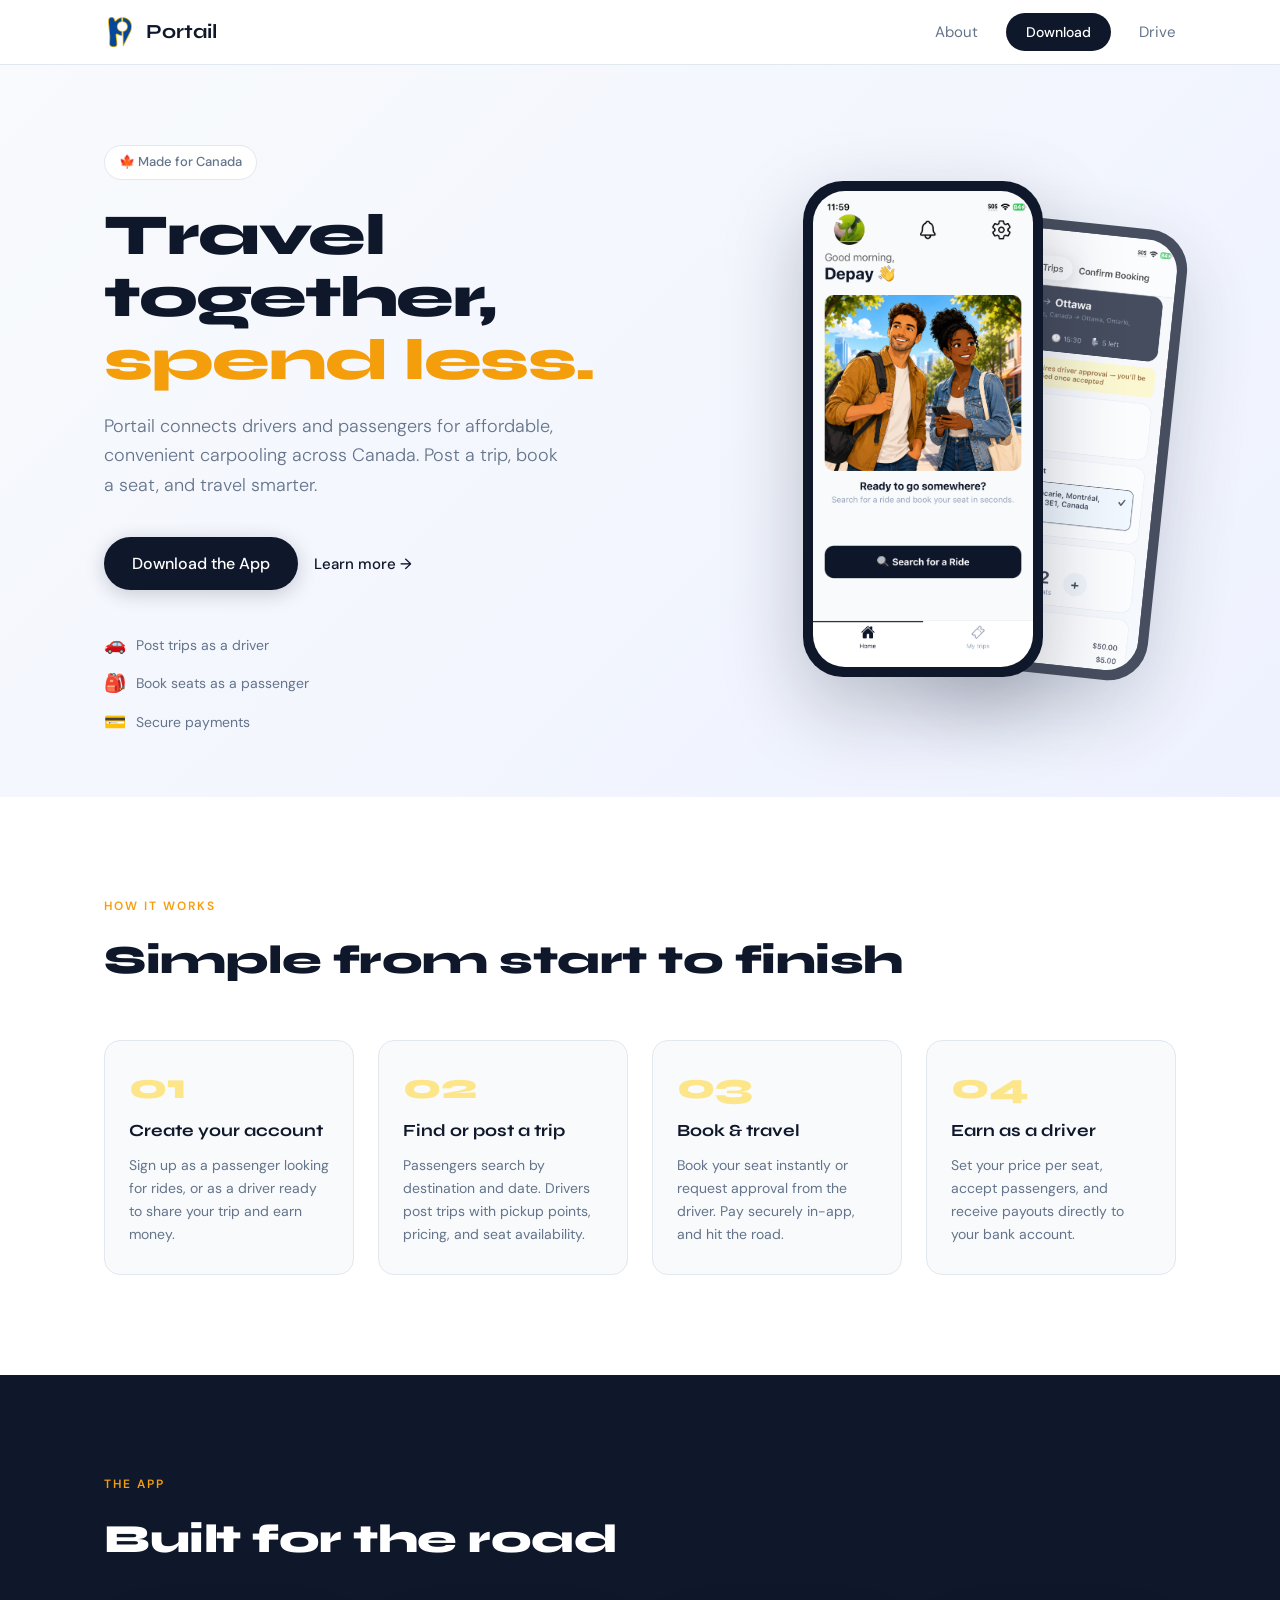
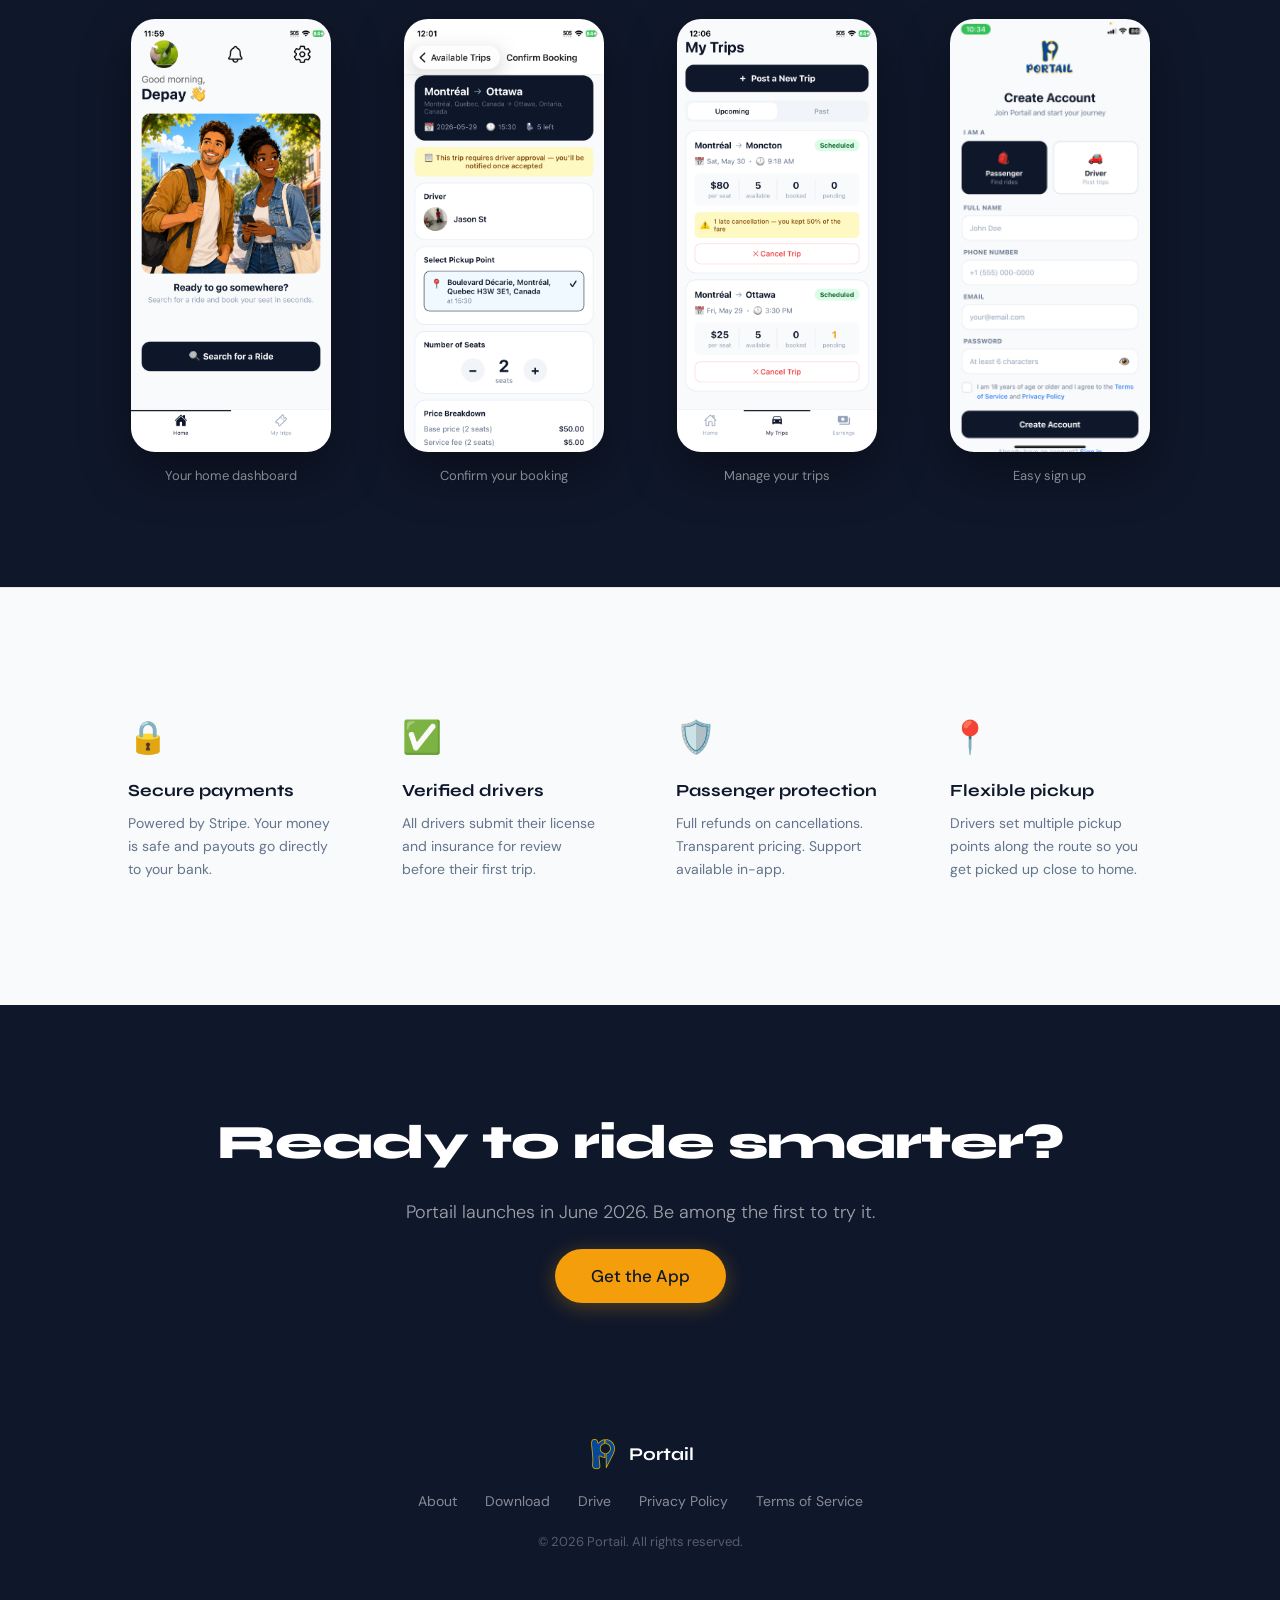
<file: index.html>
<!DOCTYPE html>
<html lang="en">
<head>
  <!-- Google tag (gtag.js) -->
<script async src="https://www.googletagmanager.com/gtag/js?id=G-FDJCVKMTHC"></script>
<script>
  window.dataLayer = window.dataLayer || [];
  function gtag(){dataLayer.push(arguments);}
  gtag('js', new Date());

  gtag('config', 'G-FDJCVKMTHC');
</script>
  <meta charset="UTF-8" />
  <meta name="viewport" content="width=device-width, initial-scale=1.0" />
  <title>Portail — Carpooling Made Simple</title>
  <meta name="description" content="Portail connects drivers and passengers for affordable, convenient carpooling across Canada. Post a trip, book a seat, and travel smarter." />
  <link rel="icon" type="image/png" href="/favicon.png" />
  <link rel="preconnect" href="https://fonts.googleapis.com" />
  <link rel="preconnect" href="https://fonts.gstatic.com" crossorigin />
  <link href="https://fonts.googleapis.com/css2?family=Syne:wght@400;600;700;800&family=DM+Sans:ital,opsz,wght@0,9..40,300;0,9..40,400;0,9..40,500;1,9..40,300&display=swap" rel="stylesheet" />
  <link rel="stylesheet" href="styles.css" />
</head>
<body>

  <!-- NAV -->
  <nav class="nav">
    <div class="nav-inner">
      <a href="index.html" class="nav-logo">
        <img src="logo.png" alt="Portail" class="nav-logo-img" />
        <span>Portail</span>
      </a>
      <div class="nav-links">
        <a href="about.html">About</a>
        <a href="download.html" class="btn-nav">Download</a>
        <a href="drivers.html">Drive</a>
      </div>
    </div>
  </nav>

  <!-- HERO -->
  <section class="hero">
    <div class="hero-inner">
      <div class="hero-text">
        <div class="hero-badge">🍁 Made for Canada</div>
        <h1>Travel together,<br /><span class="accent">spend less.</span></h1>
        <p class="hero-sub">Portail connects drivers and passengers for affordable, convenient carpooling across Canada. Post a trip, book a seat, and travel smarter.</p>
        <div class="hero-cta">
          <a href="download.html" class="btn-primary">Download the App</a>
          <a href="about.html" class="btn-ghost">Learn more →</a>
        </div>
        <div class="hero-badges">
          <div class="badge-item">
            <span class="badge-icon">🚗</span>
            <span>Post trips as a driver</span>
          </div>
          <div class="badge-item">
            <span class="badge-icon">🎒</span>
            <span>Book seats as a passenger</span>
          </div>
          <div class="badge-item">
            <span class="badge-icon">💳</span>
            <span>Secure payments</span>
          </div>
        </div>
      </div>
      <div class="hero-phones">
        <div class="phone-wrap phone-back">
          <img src="image2.png" alt="Booking screen" class="phone-screen" />
        </div>
        <div class="phone-wrap phone-front">
          <img src="screen1.png" alt="Home screen" class="phone-screen" />
        </div>
      </div>
    </div>
  </section>

  <!-- FEATURES -->
  <section class="features">
    <div class="container">
      <div class="section-label">How it works</div>
      <h2>Simple from start to finish</h2>
      <div class="features-grid">
        <div class="feature-card">
          <div class="feature-num">01</div>
          <h3>Create your account</h3>
          <p>Sign up as a passenger looking for rides, or as a driver ready to share your trip and earn money.</p>
        </div>
        <div class="feature-card">
          <div class="feature-num">02</div>
          <h3>Find or post a trip</h3>
          <p>Passengers search by destination and date. Drivers post trips with pickup points, pricing, and seat availability.</p>
        </div>
        <div class="feature-card">
          <div class="feature-num">03</div>
          <h3>Book &amp; travel</h3>
          <p>Book your seat instantly or request approval from the driver. Pay securely in-app, and hit the road.</p>
        </div>
        <div class="feature-card">
          <div class="feature-num">04</div>
          <h3>Earn as a driver</h3>
          <p>Set your price per seat, accept passengers, and receive payouts directly to your bank account.</p>
        </div>
      </div>
    </div>
  </section>

  <!-- SCREENSHOTS -->
  <section class="screenshots">
    <div class="container">
      <div class="section-label">The app</div>
      <h2>Built for the road</h2>
      <div class="screens-row">
        <div class="screen-item">
          <img src="screen1.png" alt="Home screen" />
          <p>Your home dashboard</p>
        </div>
        <div class="screen-item">
          <img src="image2.png" alt="Booking screen" />
          <p>Confirm your booking</p>
        </div>
        <div class="screen-item">
          <img src="image3.png" alt="My Trips screen" />
          <p>Manage your trips</p>
        </div>
        <div class="screen-item">
          <img src="screen4.png" alt="Create account" />
          <p>Easy sign up</p>
        </div>
      </div>
    </div>
  </section>

  <!-- TRUST -->
  <section class="trust">
    <div class="container">
      <div class="trust-grid">
        <div class="trust-item">
          <div class="trust-icon">🔒</div>
          <h3>Secure payments</h3>
          <p>Powered by Stripe. Your money is safe and payouts go directly to your bank.</p>
        </div>
        <div class="trust-item">
          <div class="trust-icon">✅</div>
          <h3>Verified drivers</h3>
          <p>All drivers submit their license and insurance for review before their first trip.</p>
        </div>
        <div class="trust-item">
          <div class="trust-icon">🛡️</div>
          <h3>Passenger protection</h3>
          <p>Full refunds on cancellations. Transparent pricing. Support available in-app.</p>
        </div>
        <div class="trust-item">
          <div class="trust-icon">📍</div>
          <h3>Flexible pickup</h3>
          <p>Drivers set multiple pickup points along the route so you get picked up close to home.</p>
        </div>
      </div>
    </div>
  </section>

  <!-- CTA -->
  <section class="cta-section">
    <div class="container cta-inner">
      <h2>Ready to ride smarter?</h2>
      <p>Portail launches in June 2026. Be among the first to try it.</p>
      <a href="download.html" class="btn-primary btn-large">Get the App</a>
    </div>
  </section>

  <!-- FOOTER -->
  <footer class="footer">
    <div class="container footer-inner">
      <div class="footer-logo">
        <img src="logo.png" alt="Portail" class="nav-logo-img" />
        <span>Portail</span>
      </div>
      <div class="footer-links">
        <a href="about.html">About</a>
        <a href="download.html">Download</a>
        <a href="drivers.html">Drive</a>
        <a href="privacy.html">Privacy Policy</a>
        <a href="terms.html">Terms of Service</a>
      </div>
      <p class="footer-copy">© 2026 Portail. All rights reserved.</p>
    </div>
  </footer>

</body>
</html>
</file>
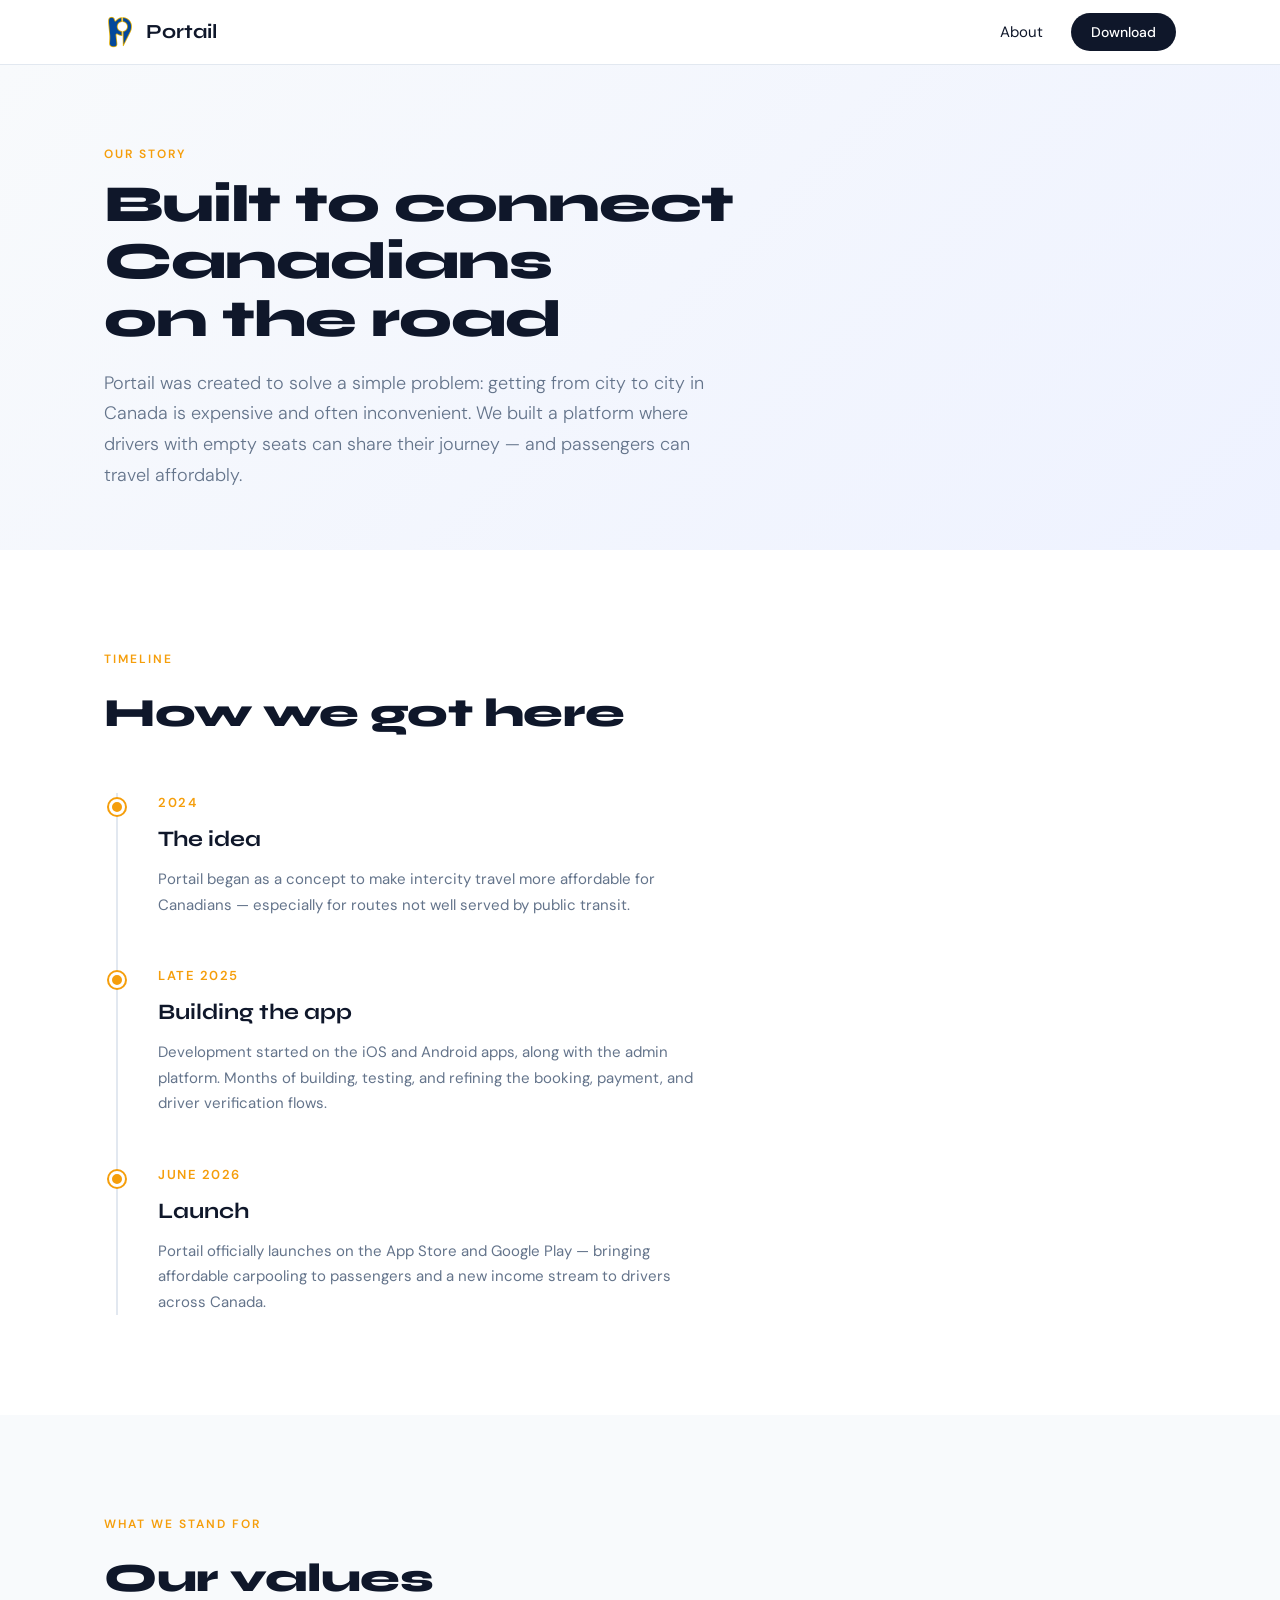
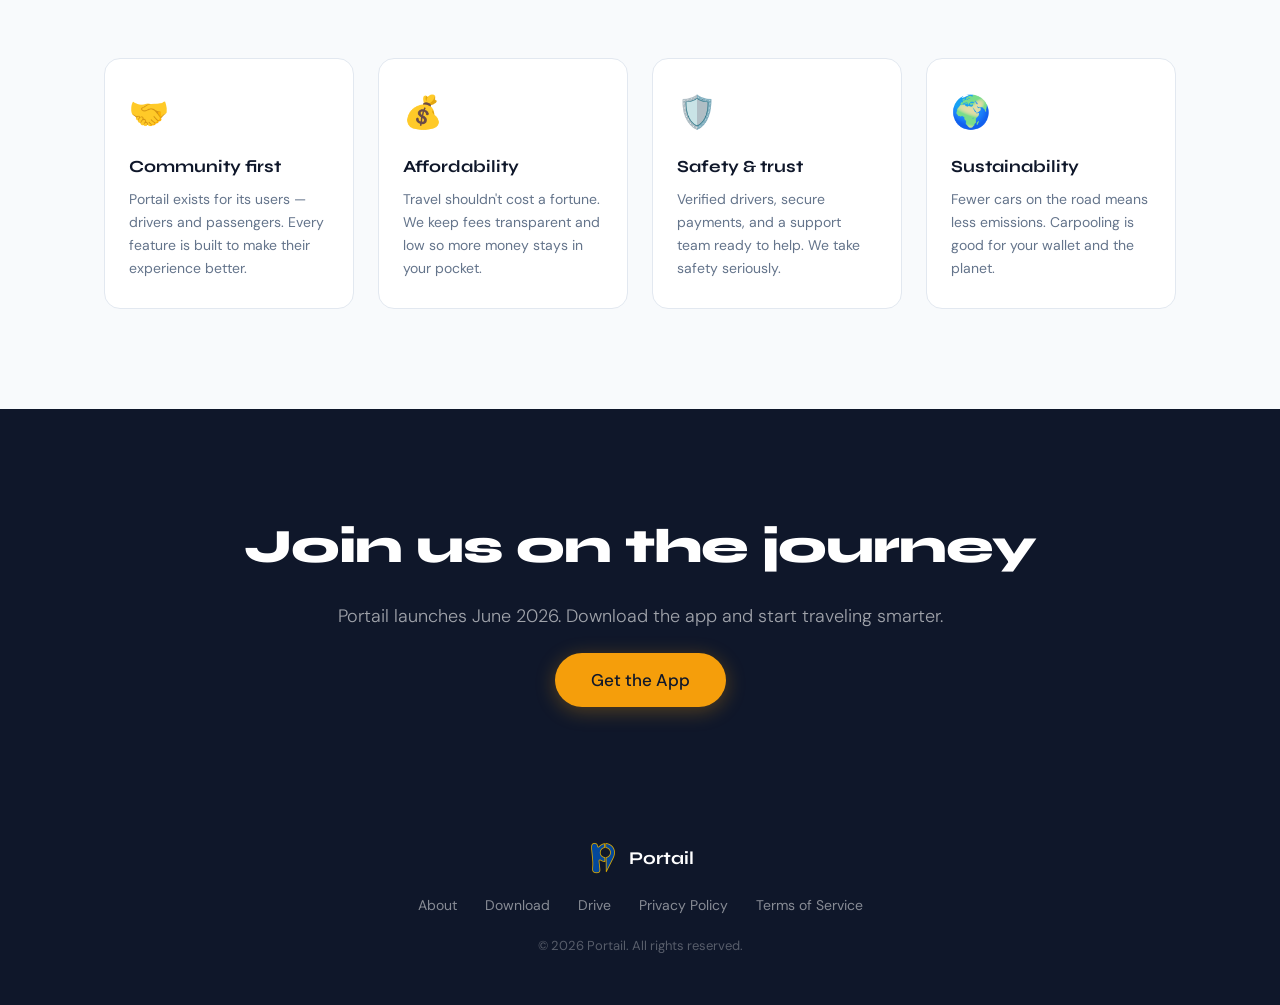
<file: about.html>
<!DOCTYPE html>
<html lang="en">
<head>
  <!-- Google tag (gtag.js) -->
<script async src="https://www.googletagmanager.com/gtag/js?id=G-FDJCVKMTHC"></script>
<script>
  window.dataLayer = window.dataLayer || [];
  function gtag(){dataLayer.push(arguments);}
  gtag('js', new Date());

  gtag('config', 'G-FDJCVKMTHC');
</script>
  <meta charset="UTF-8" />
  <meta name="viewport" content="width=device-width, initial-scale=1.0" />
  <title>About — Portail</title>
  <meta name="description" content="Learn about Portail, the Canadian carpooling app built to make travel more affordable and connected." />
  <link rel="icon" type="image/png" href="/favicon.png" />
  <link rel="preconnect" href="https://fonts.googleapis.com" />
  <link rel="preconnect" href="https://fonts.gstatic.com" crossorigin />
  <link href="https://fonts.googleapis.com/css2?family=Syne:wght@400;600;700;800&family=DM+Sans:ital,opsz,wght@0,9..40,300;0,9..40,400;0,9..40,500;1,9..40,300&display=swap" rel="stylesheet" />
  <link rel="stylesheet" href="styles.css" />
</head>
<body>

  <nav class="nav">
    <div class="nav-inner">
      <a href="index.html" class="nav-logo">
        <img src="logo.png" alt="Portail" class="nav-logo-img" />
        <span>Portail</span>
      </a>
      <div class="nav-links">
        <a href="about.html" class="active">About</a>
        <a href="download.html" class="btn-nav">Download</a>
      </div>
    </div>
  </nav>

  <!-- ABOUT HERO -->
  <section class="page-hero">
    <div class="container">
      <div class="section-label">Our story</div>
      <h1>Built to connect Canadians<br />on the road</h1>
      <p class="page-hero-sub">Portail was created to solve a simple problem: getting from city to city in Canada is expensive and often inconvenient. We built a platform where drivers with empty seats can share their journey — and passengers can travel affordably.</p>
    </div>
  </section>

  <!-- TIMELINE -->
  <section class="timeline-section">
    <div class="container">
      <div class="section-label">Timeline</div>
      <h2>How we got here</h2>
      <div class="timeline">
        <div class="timeline-item">
          <div class="timeline-dot"></div>
          <div class="timeline-content">
            <div class="timeline-date">2024</div>
            <h3>The idea</h3>
            <p>Portail began as a concept to make intercity travel more affordable for Canadians — especially for routes not well served by public transit.</p>
          </div>
        </div>
        <div class="timeline-item">
          <div class="timeline-dot"></div>
          <div class="timeline-content">
            <div class="timeline-date">Late 2025</div>
            <h3>Building the app</h3>
            <p>Development started on the iOS and Android apps, along with the admin platform. Months of building, testing, and refining the booking, payment, and driver verification flows.</p>
          </div>
        </div>
        <div class="timeline-item">
          <div class="timeline-dot"></div>
          <div class="timeline-content">
            <div class="timeline-date">June 2026</div>
            <h3>Launch</h3>
            <p>Portail officially launches on the App Store and Google Play — bringing affordable carpooling to passengers and a new income stream to drivers across Canada.</p>
          </div>
        </div>
      </div>
    </div>
  </section>

  <!-- VALUES -->
  <section class="values-section">
    <div class="container">
      <div class="section-label">What we stand for</div>
      <h2>Our values</h2>
      <div class="values-grid">
        <div class="value-card">
          <div class="value-emoji">🤝</div>
          <h3>Community first</h3>
          <p>Portail exists for its users — drivers and passengers. Every feature is built to make their experience better.</p>
        </div>
        <div class="value-card">
          <div class="value-emoji">💰</div>
          <h3>Affordability</h3>
          <p>Travel shouldn't cost a fortune. We keep fees transparent and low so more money stays in your pocket.</p>
        </div>
        <div class="value-card">
          <div class="value-emoji">🛡️</div>
          <h3>Safety &amp; trust</h3>
          <p>Verified drivers, secure payments, and a support team ready to help. We take safety seriously.</p>
        </div>
        <div class="value-card">
          <div class="value-emoji">🌍</div>
          <h3>Sustainability</h3>
          <p>Fewer cars on the road means less emissions. Carpooling is good for your wallet and the planet.</p>
        </div>
      </div>
    </div>
  </section>

  <!-- CTA -->
  <section class="cta-section">
    <div class="container cta-inner">
      <h2>Join us on the journey</h2>
      <p>Portail launches June 2026. Download the app and start traveling smarter.</p>
      <a href="download.html" class="btn-primary btn-large">Get the App</a>
    </div>
  </section>

  <footer class="footer">
    <div class="container footer-inner">
      <div class="footer-logo">
        <img src="logo.png" alt="Portail" class="nav-logo-img" />
        <span>Portail</span>
      </div>
      <div class="footer-links">
        <a href="about.html">About</a>
        <a href="download.html">Download</a>
        <a href="drivers.html">Drive</a>
        <a href="privacy.html">Privacy Policy</a>
        <a href="terms.html">Terms of Service</a>
      </div>
      <p class="footer-copy">© 2026 Portail. All rights reserved.</p>
    </div>
  </footer>

</body>
</html>
</file>
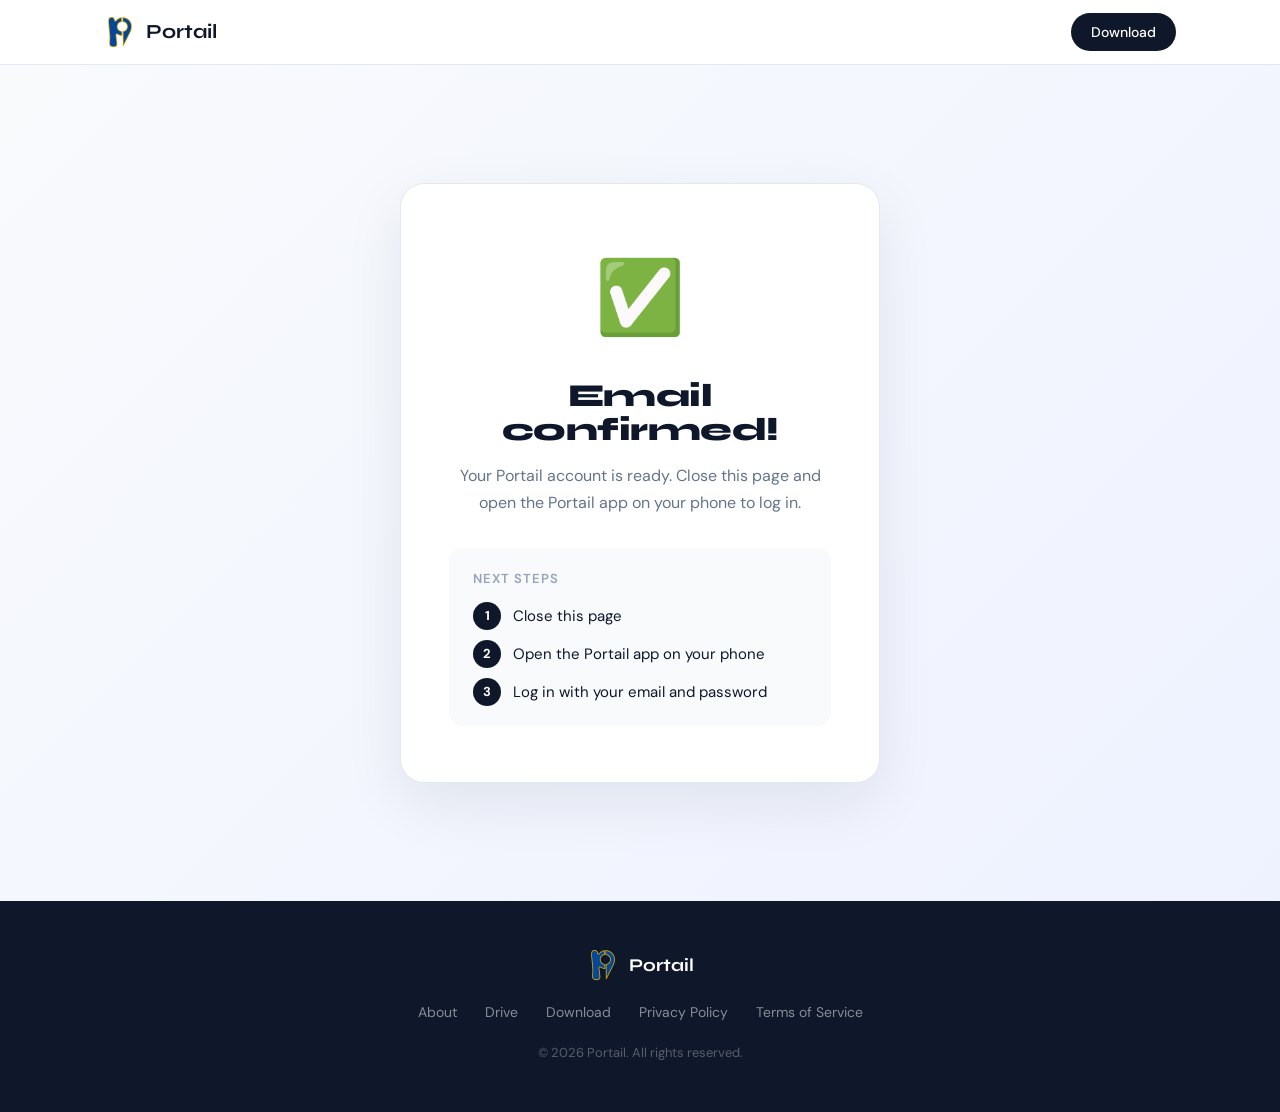
<file: confirmed.html>
<!DOCTYPE html>
<html lang="en">
<head>
  <meta charset="UTF-8" />
  <meta name="viewport" content="width=device-width, initial-scale=1.0" />
  <title>Email Confirmed — Portail</title>
  <meta name="description" content="Your Portail account has been confirmed." />
  <link rel="icon" type="image/png" href="/favicon.png" />
  <link rel="preconnect" href="https://fonts.googleapis.com" />
  <link rel="preconnect" href="https://fonts.gstatic.com" crossorigin />
  <link href="https://fonts.googleapis.com/css2?family=Syne:wght@400;600;700;800&family=DM+Sans:ital,opsz,wght@0,9..40,300;0,9..40,400;0,9..40,500;1,9..40,300&display=swap" rel="stylesheet" />
  <link rel="stylesheet" href="styles.css" />
  <style>
    .confirmed-section {
      min-height: calc(100vh - 64px);
      display: flex;
      align-items: center;
      justify-content: center;
      padding: 40px 24px;
      background: linear-gradient(135deg, #f8fafc 0%, #eef2ff 100%);
    }
    .confirmed-card {
      background: #ffffff;
      border-radius: 24px;
      padding: 56px 48px;
      text-align: center;
      max-width: 480px;
      width: 100%;
      border: 1px solid #e2e8f0;
      box-shadow: 0 20px 60px rgba(15,23,42,0.08);
    }
    .confirmed-icon {
      font-size: 72px;
      margin-bottom: 24px;
      display: block;
    }
    .confirmed-card h1 {
      font-size: 32px;
      font-weight: 800;
      color: #0f172a;
      margin-bottom: 14px;
      letter-spacing: -0.5px;
    }
    .confirmed-card p {
      font-size: 16px;
      color: #64748b;
      line-height: 1.7;
      margin-bottom: 32px;
    }
    .confirmed-steps {
      background: #f8fafc;
      border-radius: 14px;
      padding: 20px 24px;
      text-align: left;
    }
    .confirmed-steps p {
      font-size: 13px;
      font-weight: 600;
      text-transform: uppercase;
      letter-spacing: 1px;
      color: #94a3b8;
      margin-bottom: 12px;
    }
    .confirmed-step {
      display: flex;
      align-items: center;
      gap: 12px;
      font-size: 15px;
      color: #0f172a;
      margin-bottom: 10px;
    }
    .confirmed-step:last-child { margin-bottom: 0; }
    .step-dot {
      width: 28px;
      height: 28px;
      border-radius: 50%;
      background: #0f172a;
      color: #fff;
      font-size: 13px;
      font-weight: 700;
      display: flex;
      align-items: center;
      justify-content: center;
      flex-shrink: 0;
    }
  </style>
</head>
<body>

  <nav class="nav">
    <div class="nav-inner">
      <a href="index.html" class="nav-logo">
        <img src="logo.png" alt="Portail" class="nav-logo-img" />
        <span>Portail</span>
      </a>
      <div class="nav-links">
        <a href="download.html" class="btn-nav">Download</a>
      </div>
    </div>
  </nav>

  <section class="confirmed-section">
    <div class="confirmed-card">
      <span class="confirmed-icon">✅</span>
      <h1>Email confirmed!</h1>
      <p>Your Portail account is ready. Close this page and open the Portail app on your phone to log in.</p>

      <div class="confirmed-steps">
        <p>Next steps</p>
        <div class="confirmed-step">
          <div class="step-dot">1</div>
          <span>Close this page</span>
        </div>
        <div class="confirmed-step">
          <div class="step-dot">2</div>
          <span>Open the Portail app on your phone</span>
        </div>
        <div class="confirmed-step">
          <div class="step-dot">3</div>
          <span>Log in with your email and password</span>
        </div>
      </div>
    </div>
  </section>

  <footer class="footer">
    <div class="container footer-inner">
      <div class="footer-logo">
        <img src="logo.png" alt="Portail" class="nav-logo-img" />
        <span>Portail</span>
      </div>
      <div class="footer-links">
        <a href="about.html">About</a>
        <a href="drivers.html">Drive</a>
        <a href="download.html">Download</a>
        <a href="privacy.html">Privacy Policy</a>
        <a href="terms.html">Terms of Service</a>
      </div>
      <p class="footer-copy">© 2026 Portail. All rights reserved.</p>
    </div>
  </footer>

</body>
</html>
</file>
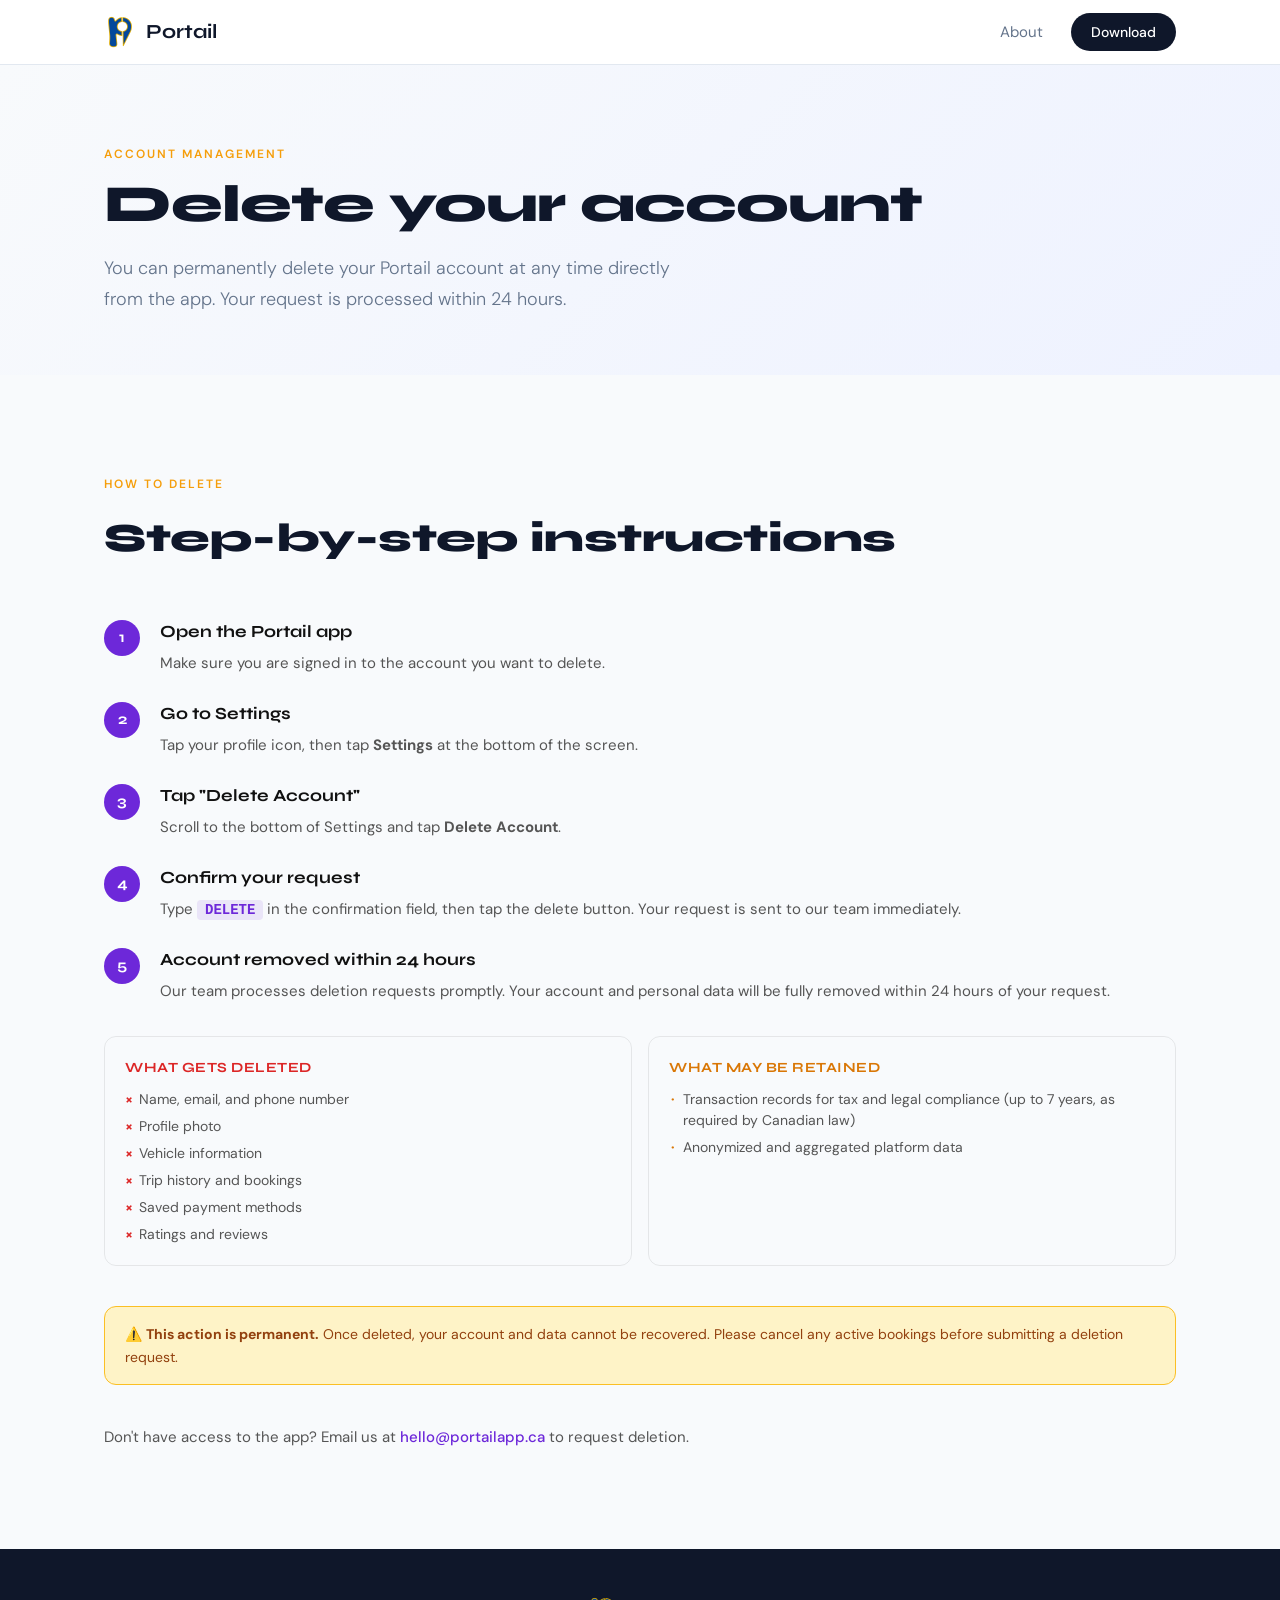
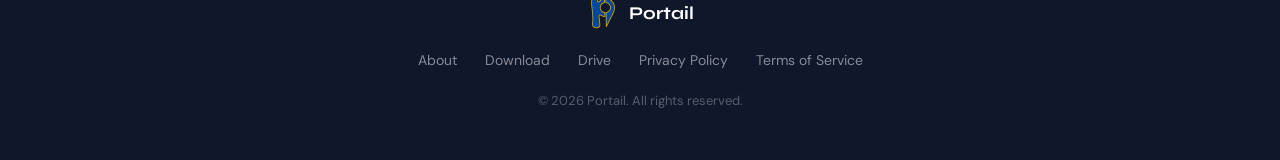
<file: delete-account.html>
<!DOCTYPE html>
<html lang="en">
<head>
  <!-- Google tag (gtag.js) -->
  <script async src="https://www.googletagmanager.com/gtag/js?id=G-FDJCVKMTHC"></script>
  <script>
    window.dataLayer = window.dataLayer || [];
    function gtag(){dataLayer.push(arguments);}
    gtag('js', new Date());
    gtag('config', 'G-FDJCVKMTHC');
  </script>
  <meta charset="UTF-8" />
  <meta name="viewport" content="width=device-width, initial-scale=1.0" />
  <title>Delete Account — Portail</title>
  <meta name="description" content="Learn how to delete your Portail account and what happens to your data." />
  <link rel="icon" type="image/png" href="/favicon.png" />
  <link rel="preconnect" href="https://fonts.googleapis.com" />
  <link rel="preconnect" href="https://fonts.gstatic.com" crossorigin />
  <link href="https://fonts.googleapis.com/css2?family=Syne:wght@400;600;700;800&family=DM+Sans:ital,opsz,wght@0,9..40,300;0,9..40,400;0,9..40,500;1,9..40,300&display=swap" rel="stylesheet" />
  <link rel="stylesheet" href="styles.css" />
  <style>
    .steps-list {
      display: flex;
      flex-direction: column;
      gap: 24px;
      margin-top: 40px;
    }

    .step-item {
      display: flex;
      gap: 20px;
      align-items: flex-start;
    }

    .step-num {
      width: 36px;
      height: 36px;
      border-radius: 50%;
      background: var(--accent, #6d28d9);
      color: #fff;
      font-family: 'Syne', sans-serif;
      font-weight: 700;
      font-size: 15px;
      display: flex;
      align-items: center;
      justify-content: center;
      flex-shrink: 0;
      margin-top: 2px;
    }

    .step-body h3 {
      font-family: 'Syne', sans-serif;
      font-size: 17px;
      font-weight: 700;
      margin-bottom: 6px;
      color: var(--text-primary, #111);
    }

    .step-body p {
      font-size: 15px;
      line-height: 1.65;
      color: var(--text-secondary, #555);
    }

    .step-body code {
      background: rgba(109,40,217,0.1);
      color: #6d28d9;
      padding: 2px 8px;
      border-radius: 4px;
      font-family: monospace;
      font-size: 14px;
      font-weight: 600;
    }

    .data-grid {
      display: grid;
      grid-template-columns: 1fr 1fr;
      gap: 16px;
      margin-top: 32px;
    }

    @media (max-width: 600px) {
      .data-grid { grid-template-columns: 1fr; }
    }

    .data-card {
      border: 1px solid rgba(0,0,0,0.08);
      border-radius: 12px;
      padding: 20px;
    }

    .data-card h4 {
      font-family: 'Syne', sans-serif;
      font-size: 14px;
      font-weight: 700;
      margin-bottom: 10px;
      text-transform: uppercase;
      letter-spacing: 0.5px;
    }

    .data-card.deleted h4 { color: #dc2626; }
    .data-card.retained h4 { color: #d97706; }

    .data-card ul {
      list-style: none;
      padding: 0;
      display: flex;
      flex-direction: column;
      gap: 6px;
    }

    .data-card ul li {
      font-size: 14px;
      color: var(--text-secondary, #555);
      padding-left: 14px;
      position: relative;
      line-height: 1.5;
    }

    .data-card.deleted ul li::before {
      content: '×';
      position: absolute;
      left: 0;
      color: #dc2626;
      font-weight: 700;
    }

    .data-card.retained ul li::before {
      content: '·';
      position: absolute;
      left: 2px;
      color: #d97706;
      font-weight: 700;
    }

    .notice-box {
      background: #fef3c7;
      border: 1px solid #fbbf24;
      border-radius: 12px;
      padding: 16px 20px;
      margin-top: 40px;
      font-size: 14px;
      color: #92400e;
      line-height: 1.6;
    }

    .contact-line {
      margin-top: 40px;
      font-size: 15px;
      color: var(--text-secondary, #555);
    }

    .contact-line a {
      color: #6d28d9;
      text-decoration: none;
      font-weight: 500;
    }

    .contact-line a:hover { text-decoration: underline; }
  </style>
</head>
<body>

  <nav class="nav">
    <div class="nav-inner">
      <a href="index.html" class="nav-logo">
        <img src="logo.png" alt="Portail" class="nav-logo-img" />
        <span>Portail</span>
      </a>
      <div class="nav-links">
        <a href="about.html">About</a>
        <a href="download.html" class="btn-nav">Download</a>
      </div>
    </div>
  </nav>

  <!-- HERO -->
  <section class="page-hero">
    <div class="container">
      <div class="section-label">Account management</div>
      <h1>Delete your account</h1>
      <p class="page-hero-sub">You can permanently delete your Portail account at any time directly from the app. Your request is processed within 24 hours.</p>
    </div>
  </section>

  <!-- STEPS -->
  <section class="values-section">
    <div class="container">
      <div class="section-label">How to delete</div>
      <h2>Step-by-step instructions</h2>

      <div class="steps-list">
        <div class="step-item">
          <div class="step-num">1</div>
          <div class="step-body">
            <h3>Open the Portail app</h3>
            <p>Make sure you are signed in to the account you want to delete.</p>
          </div>
        </div>
        <div class="step-item">
          <div class="step-num">2</div>
          <div class="step-body">
            <h3>Go to Settings</h3>
            <p>Tap your profile icon, then tap <strong>Settings</strong> at the bottom of the screen.</p>
          </div>
        </div>
        <div class="step-item">
          <div class="step-num">3</div>
          <div class="step-body">
            <h3>Tap "Delete Account"</h3>
            <p>Scroll to the bottom of Settings and tap <strong>Delete Account</strong>.</p>
          </div>
        </div>
        <div class="step-item">
          <div class="step-num">4</div>
          <div class="step-body">
            <h3>Confirm your request</h3>
            <p>Type <code>DELETE</code> in the confirmation field, then tap the delete button. Your request is sent to our team immediately.</p>
          </div>
        </div>
        <div class="step-item">
          <div class="step-num">5</div>
          <div class="step-body">
            <h3>Account removed within 24 hours</h3>
            <p>Our team processes deletion requests promptly. Your account and personal data will be fully removed within 24 hours of your request.</p>
          </div>
        </div>
      </div>

      <div class="data-grid">
        <div class="data-card deleted">
          <h4>What gets deleted</h4>
          <ul>
            <li>Name, email, and phone number</li>
            <li>Profile photo</li>
            <li>Vehicle information</li>
            <li>Trip history and bookings</li>
            <li>Saved payment methods</li>
            <li>Ratings and reviews</li>
          </ul>
        </div>
        <div class="data-card retained">
          <h4>What may be retained</h4>
          <ul>
            <li>Transaction records for tax and legal compliance (up to 7 years, as required by Canadian law)</li>
            <li>Anonymized and aggregated platform data</li>
          </ul>
        </div>
      </div>

      <div class="notice-box">
        ⚠️ <strong>This action is permanent.</strong> Once deleted, your account and data cannot be recovered. Please cancel any active bookings before submitting a deletion request.
      </div>

      <p class="contact-line">
        Don't have access to the app? Email us at <a href="mailto:hello@portailapp.ca">hello@portailapp.ca</a> to request deletion.
      </p>
    </div>
  </section>

  <footer class="footer">
    <div class="container footer-inner">
      <div class="footer-logo">
        <img src="logo.png" alt="Portail" class="nav-logo-img" />
        <span>Portail</span>
      </div>
      <div class="footer-links">
        <a href="about.html">About</a>
        <a href="download.html">Download</a>
        <a href="drivers.html">Drive</a>
        <a href="privacy.html">Privacy Policy</a>
        <a href="terms.html">Terms of Service</a>
      </div>
      <p class="footer-copy">© 2026 Portail. All rights reserved.</p>
    </div>
  </footer>

</body>
</html>
</file>
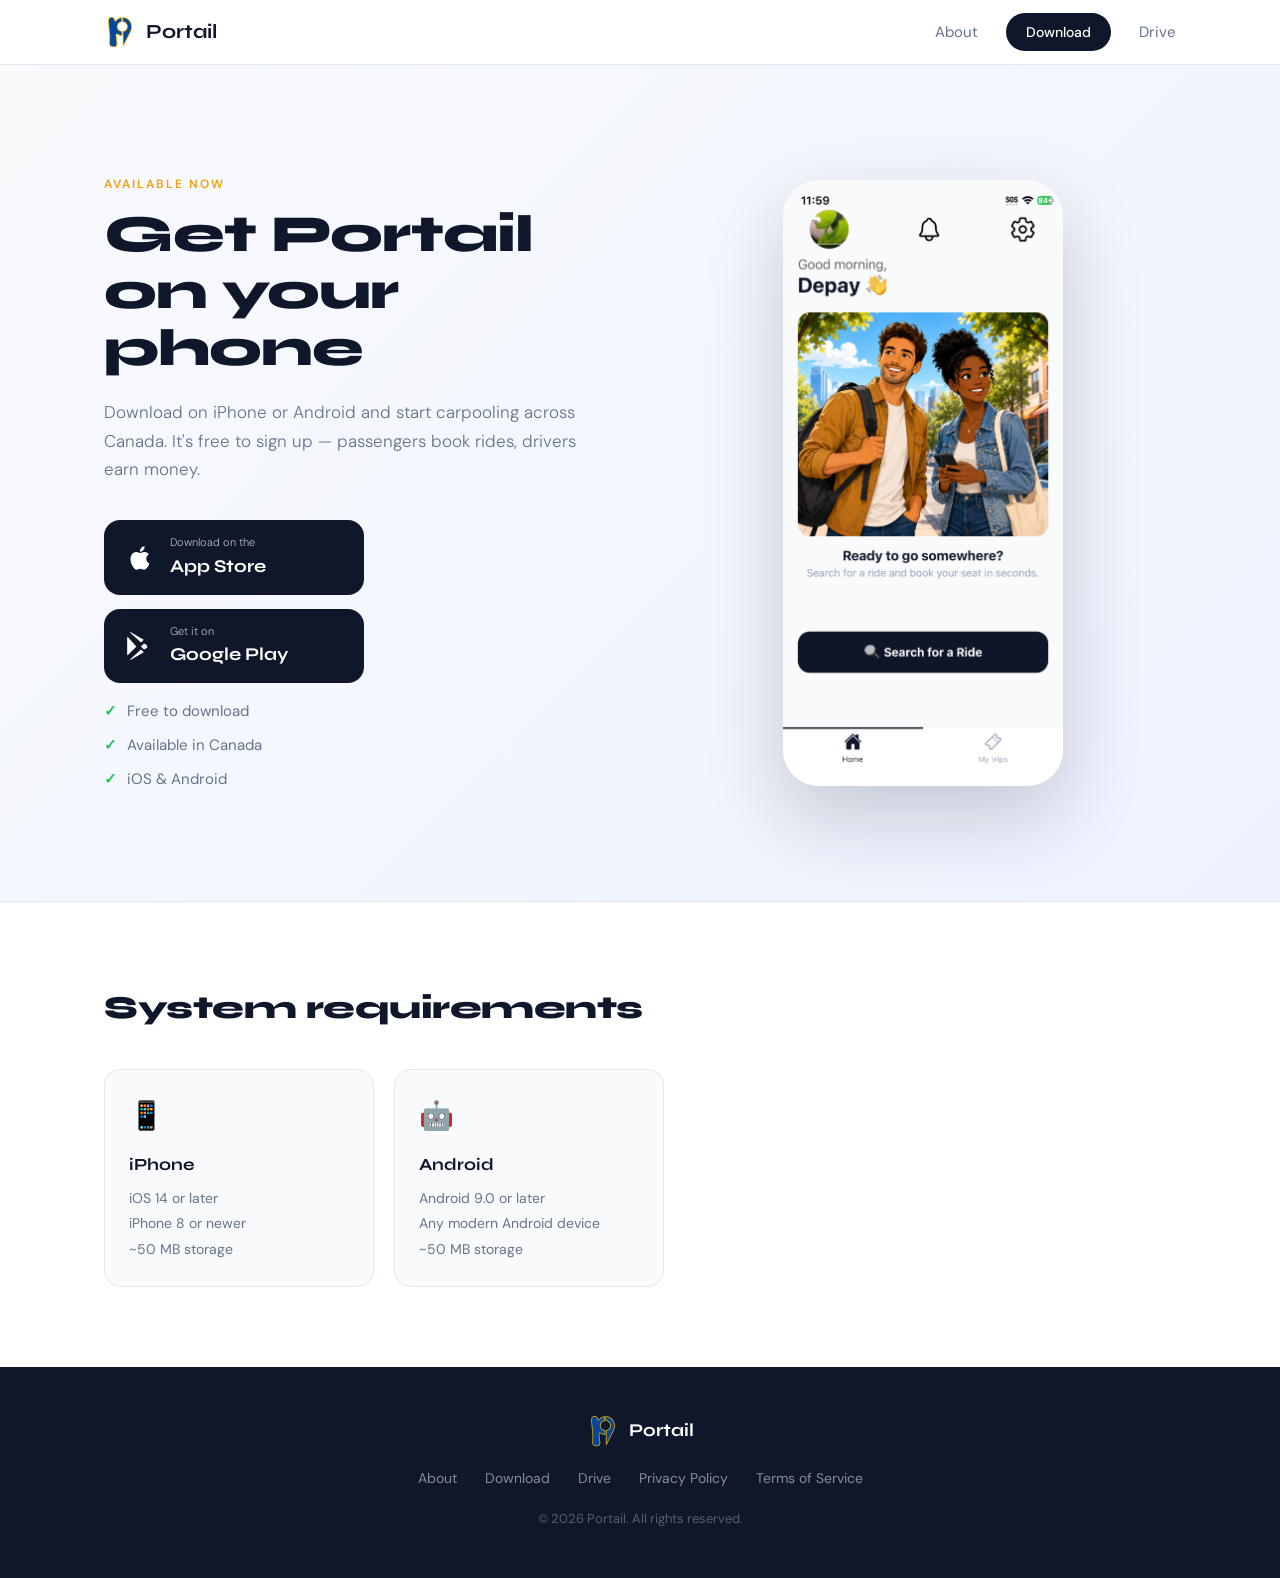
<file: download.html>
<!DOCTYPE html>
<html lang="en">
<head>
  <!-- Google tag (gtag.js) -->
<script async src="https://www.googletagmanager.com/gtag/js?id=G-FDJCVKMTHC"></script>
<script>
  window.dataLayer = window.dataLayer || [];
  function gtag(){dataLayer.push(arguments);}
  gtag('js', new Date());

  gtag('config', 'G-FDJCVKMTHC');
</script>
  <meta charset="UTF-8" />
  <meta name="viewport" content="width=device-width, initial-scale=1.0" />
  <title>Download — Portail</title>
  <meta name="description" content="Download Portail on the App Store or Google Play. Available June 2026." />
  <link rel="icon" type="image/png" href="/favicon.png" />
  <link rel="preconnect" href="https://fonts.googleapis.com" />
  <link rel="preconnect" href="https://fonts.gstatic.com" crossorigin />
  <link href="https://fonts.googleapis.com/css2?family=Syne:wght@400;600;700;800&family=DM+Sans:ital,opsz,wght@0,9..40,300;0,9..40,400;0,9..40,500;1,9..40,300&display=swap" rel="stylesheet" />
  <link rel="stylesheet" href="styles.css" />
</head>
<body>

  <nav class="nav">
    <div class="nav-inner">
      <a href="index.html" class="nav-logo">
        <img src="logo.png" alt="Portail" class="nav-logo-img" />
        <span>Portail</span>
      </a>
      <div class="nav-links">
        <a href="about.html">About</a>
        <a href="download.html" class="btn-nav active">Download</a>
        <a href="drivers.html">Drive</a>
      </div>
    </div>
  </nav>

  <!-- DOWNLOAD HERO -->
  <section class="download-hero">
    <div class="container download-inner">
      <div class="download-text">
        <div class="section-label">Available Now</div>
        <h1>Get Portail on your phone</h1>
        <p>Download on iPhone or Android and start carpooling across Canada. It's free to sign up — passengers book rides, drivers earn money.</p>

        <div class="store-buttons">
          <a href="https://apps.apple.com/ca/app/portail/id6769091442" class="store-btn" id="ios-btn" target="_blank" rel="noopener">
            <div class="store-icon">
              <svg viewBox="0 0 24 24" fill="currentColor" width="28" height="28">
                <path d="M18.71 19.5c-.83 1.24-1.71 2.45-3.05 2.47-1.34.03-1.77-.79-3.29-.79-1.53 0-2 .77-3.27.82-1.31.05-2.3-1.32-3.14-2.53C4.25 17 2.94 12.45 4.7 9.39c.87-1.52 2.43-2.48 4.12-2.51 1.28-.02 2.5.87 3.29.87.78 0 2.26-1.07 3.8-.91.65.03 2.47.26 3.64 1.98-.09.06-2.17 1.28-2.15 3.81.03 3.02 2.65 4.03 2.68 4.04-.03.07-.42 1.44-1.38 2.83M13 3.5c.73-.83 1.94-1.46 2.94-1.5.13 1.17-.34 2.35-1.04 3.19-.69.85-1.83 1.51-2.95 1.42-.15-1.15.41-2.35 1.05-3.11z"/>
              </svg>
            </div>
            <div class="store-text">
              <span class="store-sub">Download on the</span>
              <span class="store-name">App Store</span>
            </div>
          </a>

          <a href="https://play.google.com/store/apps/details?id=com.portail.app" class="store-btn" id="android-btn" target="_blank" rel="noopener">
            <div class="store-icon">
              <svg viewBox="0 0 24 24" fill="currentColor" width="28" height="28">
                <path d="M3.18 23.76c.3.17.64.18.96.04l11.1-6.37-2.37-2.38-9.69 8.71zm-1.81-19.6C1.16 4.53 1 4.96 1 5.44v13.12c0 .48.16.91.37 1.28l.07.07 7.35-7.35v-.17L1.37 4.16zm16.45 7.07l-2.39-1.37-2.62 2.62 2.62 2.61 2.42-1.38c.69-.39.69-1.03-.03-1.48zM4.14.24L15.24 6.61l-2.37 2.37L3.18.27C3.5.13 3.84.14 4.14.24z"/>
              </svg>
            </div>
            <div class="store-text">
              <span class="store-sub">Get it on</span>
              <span class="store-name">Google Play</span>
            </div>
          </a>
        </div>

        <div class="download-features">
          <div class="dl-feature">
            <span>✓</span> Free to download
          </div>
          <div class="dl-feature">
            <span>✓</span> Available in Canada
          </div>
          <div class="dl-feature">
            <span>✓</span> iOS &amp; Android
          </div>
        </div>
      </div>

      <div class="download-phone">
        <img src="screen1.png" alt="Portail app" class="dl-phone-img" />
      </div>
    </div>
  </section>

  <!-- REQUIREMENTS -->
  <section class="requirements">
    <div class="container">
      <h2>System requirements</h2>
      <div class="req-grid">
        <div class="req-card">
          <div class="req-icon">📱</div>
          <h3>iPhone</h3>
          <p>iOS 14 or later<br />iPhone 8 or newer<br />~50 MB storage</p>
        </div>
        <div class="req-card">
          <div class="req-icon">🤖</div>
          <h3>Android</h3>
          <p>Android 9.0 or later<br />Any modern Android device<br />~50 MB storage</p>
        </div>
      </div>
    </div>
  </section>

  <footer class="footer">
    <div class="container footer-inner">
      <div class="footer-logo">
        <img src="logo.png" alt="Portail" class="nav-logo-img" />
        <span>Portail</span>
      </div>
      <div class="footer-links">
        <a href="about.html">About</a>
        <a href="download.html">Download</a>
        <a href="drivers.html">Drive</a>
        <a href="privacy.html">Privacy Policy</a>
        <a href="terms.html">Terms of Service</a>
      </div>
      <p class="footer-copy">© 2026 Portail. All rights reserved.</p>
    </div>
  </footer>

</body>
</html>
</file>
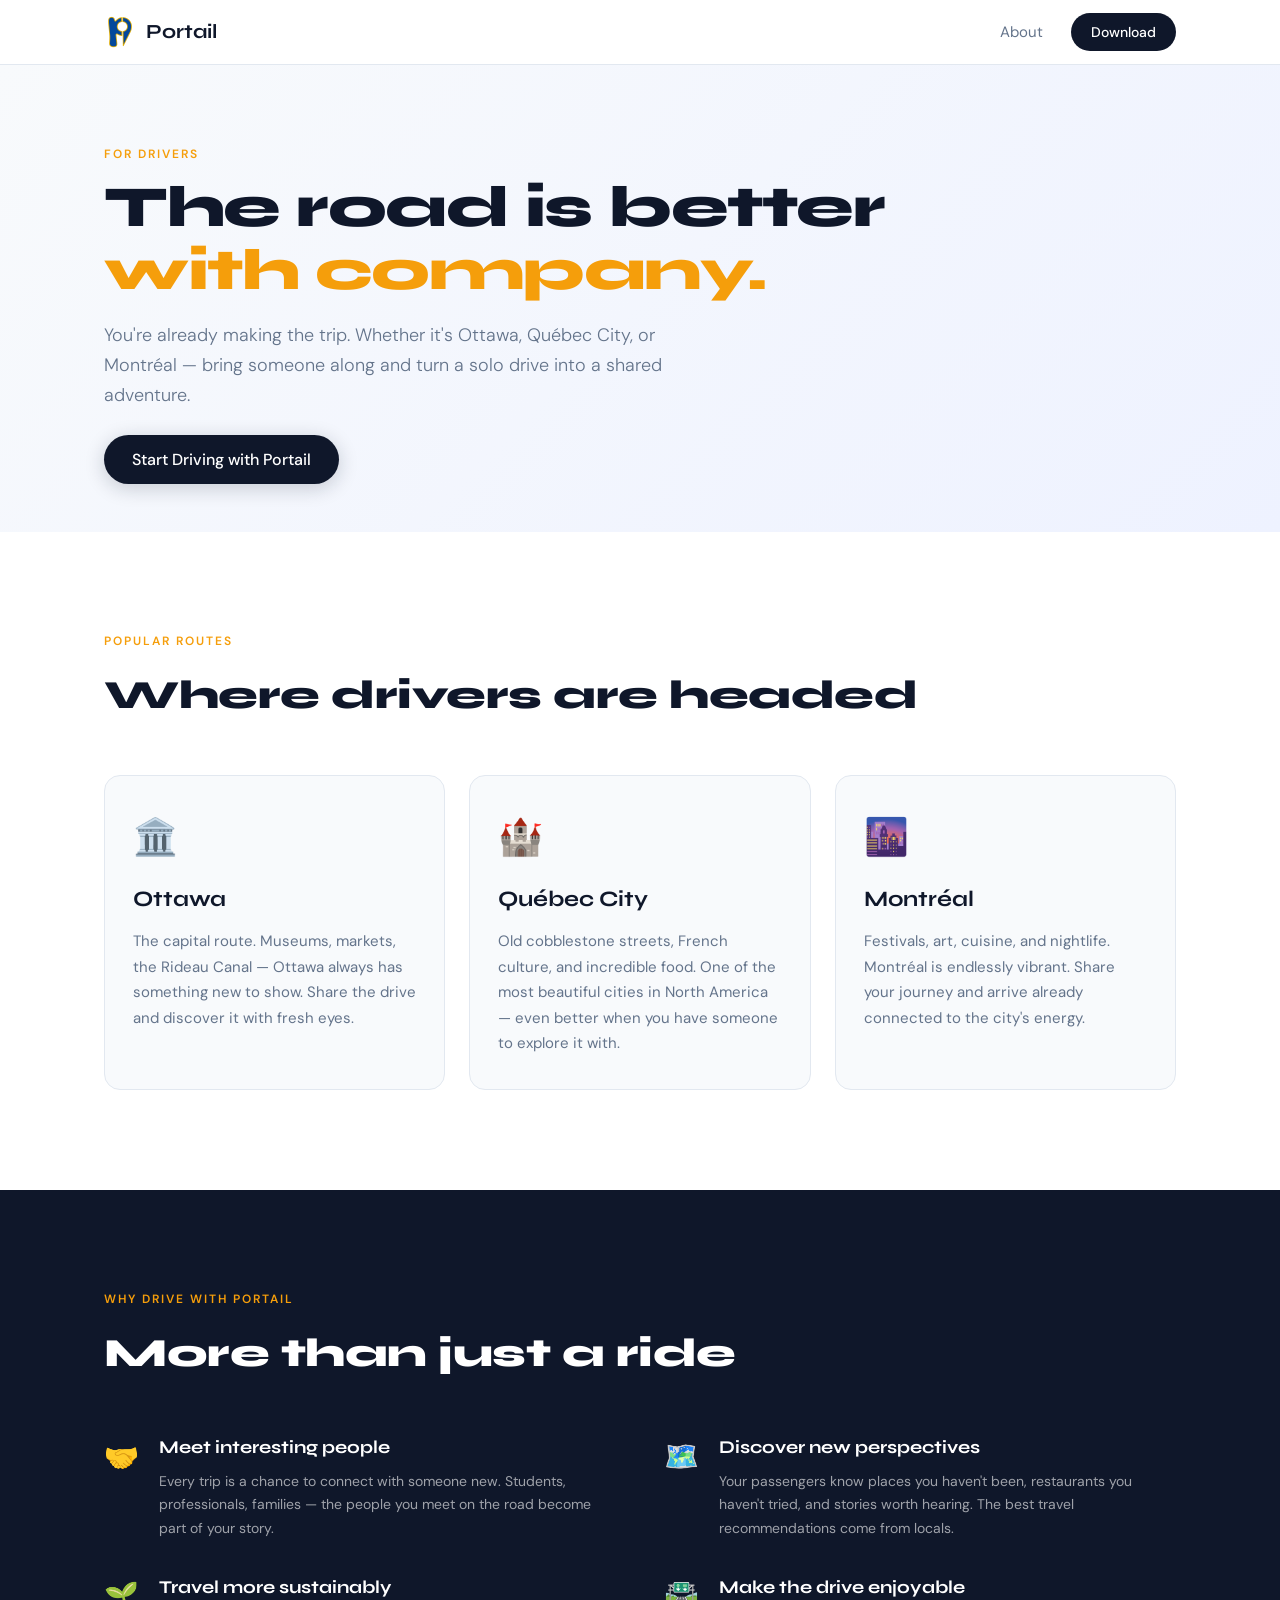
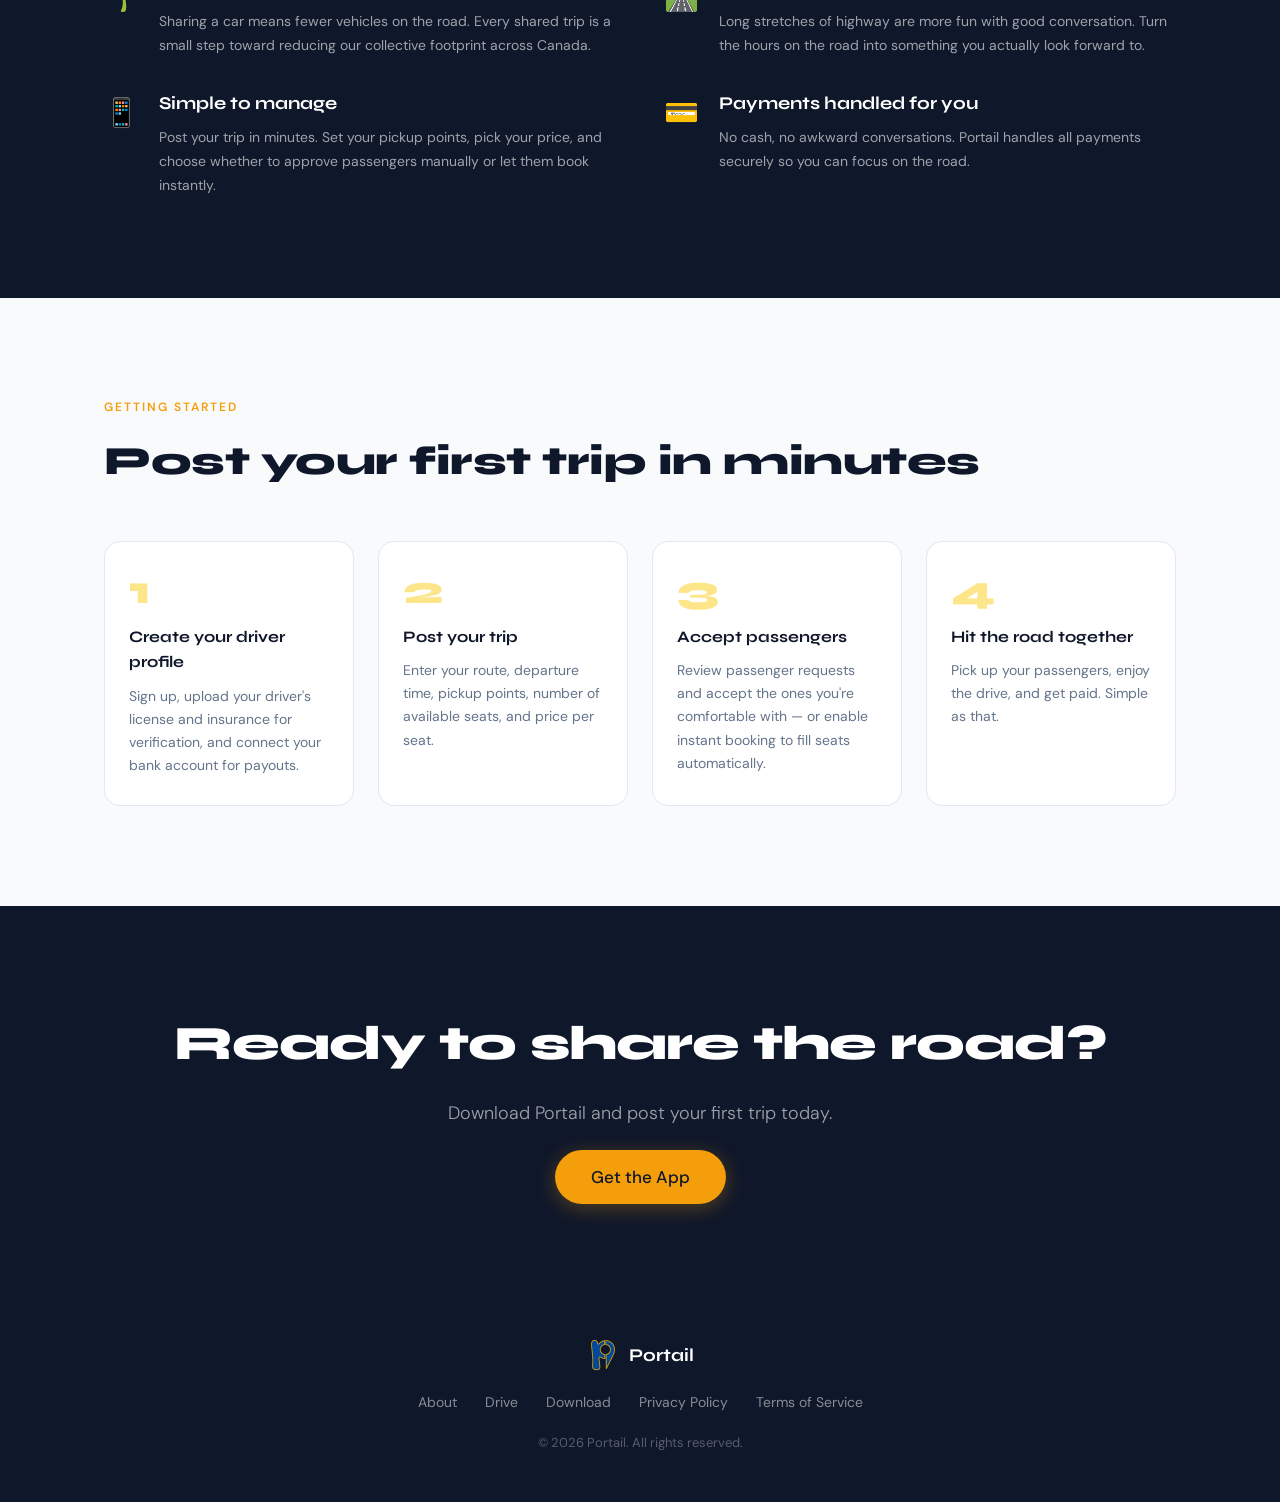
<file: drivers.html>
<!DOCTYPE html>
<html lang="en">
<head>
  <!-- Google tag (gtag.js) -->
  <script async src="https://www.googletagmanager.com/gtag/js?id=G-FDJCVKMTHC"></script>
  <script>
    window.dataLayer = window.dataLayer || [];
    function gtag(){dataLayer.push(arguments);}
    gtag('js', new Date());
    gtag('config', 'G-FDJCVKMTHC');
  </script>
  <meta charset="UTF-8" />
  <meta name="viewport" content="width=device-width, initial-scale=1.0" />
  <title>Drive with Portail — Share the Road</title>
  <meta name="description" content="Already driving to Ottawa, Québec City, or Montréal? Share your journey with Portail. Meet new people, discover new places, and travel together." />
  <link rel="icon" type="image/png" href="/favicon.png" />
  <link rel="preconnect" href="https://fonts.googleapis.com" />
  <link rel="preconnect" href="https://fonts.gstatic.com" crossorigin />
  <link href="https://fonts.googleapis.com/css2?family=Syne:wght@400;600;700;800&family=DM+Sans:ital,opsz,wght@0,9..40,300;0,9..40,400;0,9..40,500;1,9..40,300&display=swap" rel="stylesheet" />
  <link rel="stylesheet" href="styles.css" />
</head>
<body>

  <nav class="nav">
    <div class="nav-inner">
      <a href="index.html" class="nav-logo">
        <img src="logo.png" alt="Portail" class="nav-logo-img" />
        <span>Portail</span>
      </a>
      <div class="nav-links">
        <a href="about.html">About</a>
        <a href="download.html" class="btn-nav">Download</a>
      </div>
    </div>
  </nav>

  <!-- DRIVER HERO -->
  <section class="driver-hero">
    <div class="container">
      <div class="section-label">For drivers</div>
      <h1>The road is better<br /><span class="accent">with company.</span></h1>
      <p class="hero-sub">You're already making the trip. Whether it's Ottawa, Québec City, or Montréal — bring someone along and turn a solo drive into a shared adventure.</p>
      <a href="download.html" class="btn-primary">Start Driving with Portail</a>
    </div>
  </section>

  <!-- CITIES -->
  <section class="cities-section">
    <div class="container">
      <div class="section-label">Popular routes</div>
      <h2>Where drivers are headed</h2>
      <div class="cities-grid">
        <div class="city-card">
          <div class="city-emoji">🏛️</div>
          <h3>Ottawa</h3>
          <p>The capital route. Museums, markets, the Rideau Canal — Ottawa always has something new to show. Share the drive and discover it with fresh eyes.</p>
        </div>
        <div class="city-card">
          <div class="city-emoji">🏰</div>
          <h3>Québec City</h3>
          <p>Old cobblestone streets, French culture, and incredible food. One of the most beautiful cities in North America — even better when you have someone to explore it with.</p>
        </div>
        <div class="city-card">
          <div class="city-emoji">🌆</div>
          <h3>Montréal</h3>
          <p>Festivals, art, cuisine, and nightlife. Montréal is endlessly vibrant. Share your journey and arrive already connected to the city's energy.</p>
        </div>
      </div>
    </div>
  </section>

  <!-- BENEFITS -->
  <section class="driver-benefits">
    <div class="container">
      <div class="section-label">Why drive with Portail</div>
      <h2>More than just a ride</h2>
      <div class="benefits-list">
        <div class="benefit-item">
          <div class="benefit-icon">🤝</div>
          <div class="benefit-text">
            <h3>Meet interesting people</h3>
            <p>Every trip is a chance to connect with someone new. Students, professionals, families — the people you meet on the road become part of your story.</p>
          </div>
        </div>
        <div class="benefit-item">
          <div class="benefit-icon">🗺️</div>
          <div class="benefit-text">
            <h3>Discover new perspectives</h3>
            <p>Your passengers know places you haven't been, restaurants you haven't tried, and stories worth hearing. The best travel recommendations come from locals.</p>
          </div>
        </div>
        <div class="benefit-item">
          <div class="benefit-icon">🌱</div>
          <div class="benefit-text">
            <h3>Travel more sustainably</h3>
            <p>Sharing a car means fewer vehicles on the road. Every shared trip is a small step toward reducing our collective footprint across Canada.</p>
          </div>
        </div>
        <div class="benefit-item">
          <div class="benefit-icon">🛣️</div>
          <div class="benefit-text">
            <h3>Make the drive enjoyable</h3>
            <p>Long stretches of highway are more fun with good conversation. Turn the hours on the road into something you actually look forward to.</p>
          </div>
        </div>
        <div class="benefit-item">
          <div class="benefit-icon">📱</div>
          <div class="benefit-text">
            <h3>Simple to manage</h3>
            <p>Post your trip in minutes. Set your pickup points, pick your price, and choose whether to approve passengers manually or let them book instantly.</p>
          </div>
        </div>
        <div class="benefit-item">
          <div class="benefit-icon">💳</div>
          <div class="benefit-text">
            <h3>Payments handled for you</h3>
            <p>No cash, no awkward conversations. Portail handles all payments securely so you can focus on the road.</p>
          </div>
        </div>
      </div>
    </div>
  </section>

  <!-- HOW IT WORKS FOR DRIVERS -->
  <section class="driver-how">
    <div class="container">
      <div class="section-label">Getting started</div>
      <h2>Post your first trip in minutes</h2>
      <div class="steps-grid">
        <div class="step-card">
          <div class="step-num">1</div>
          <h3>Create your driver profile</h3>
          <p>Sign up, upload your driver's license and insurance for verification, and connect your bank account for payouts.</p>
        </div>
        <div class="step-card">
          <div class="step-num">2</div>
          <h3>Post your trip</h3>
          <p>Enter your route, departure time, pickup points, number of available seats, and price per seat.</p>
        </div>
        <div class="step-card">
          <div class="step-num">3</div>
          <h3>Accept passengers</h3>
          <p>Review passenger requests and accept the ones you're comfortable with — or enable instant booking to fill seats automatically.</p>
        </div>
        <div class="step-card">
          <div class="step-num">4</div>
          <h3>Hit the road together</h3>
          <p>Pick up your passengers, enjoy the drive, and get paid. Simple as that.</p>
        </div>
      </div>
    </div>
  </section>

  <!-- CTA -->
  <section class="cta-section">
    <div class="container cta-inner">
      <h2>Ready to share the road?</h2>
      <p>Download Portail and post your first trip today.</p>
      <a href="download.html" class="btn-primary btn-large">Get the App</a>
    </div>
  </section>

  <footer class="footer">
    <div class="container footer-inner">
      <div class="footer-logo">
        <img src="logo.png" alt="Portail" class="nav-logo-img" />
        <span>Portail</span>
      </div>
      <div class="footer-links">
        <a href="about.html">About</a>
        <a href="drivers.html">Drive</a>
        <a href="download.html">Download</a>
        <a href="privacy.html">Privacy Policy</a>
        <a href="terms.html">Terms of Service</a>
      </div>
      <p class="footer-copy">© 2026 Portail. All rights reserved.</p>
    </div>
  </footer>

</body>
</html>
</file>
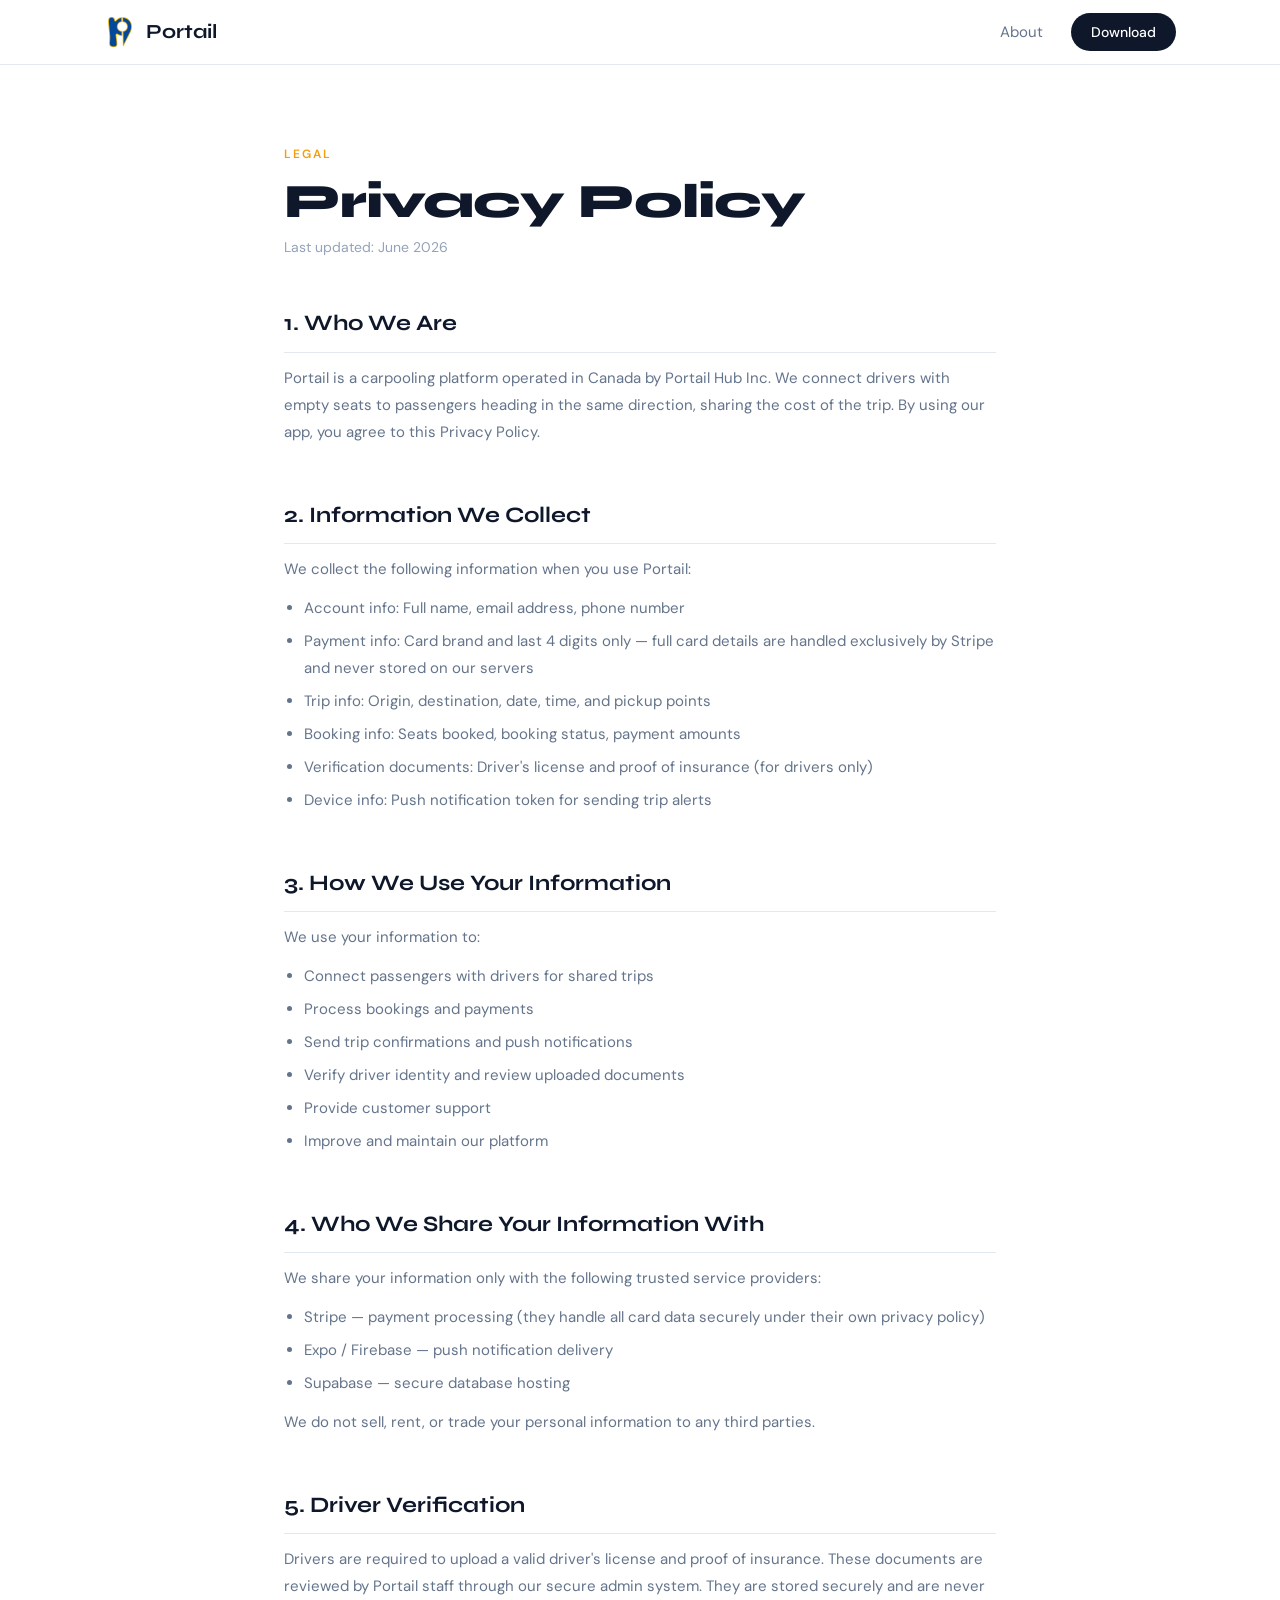
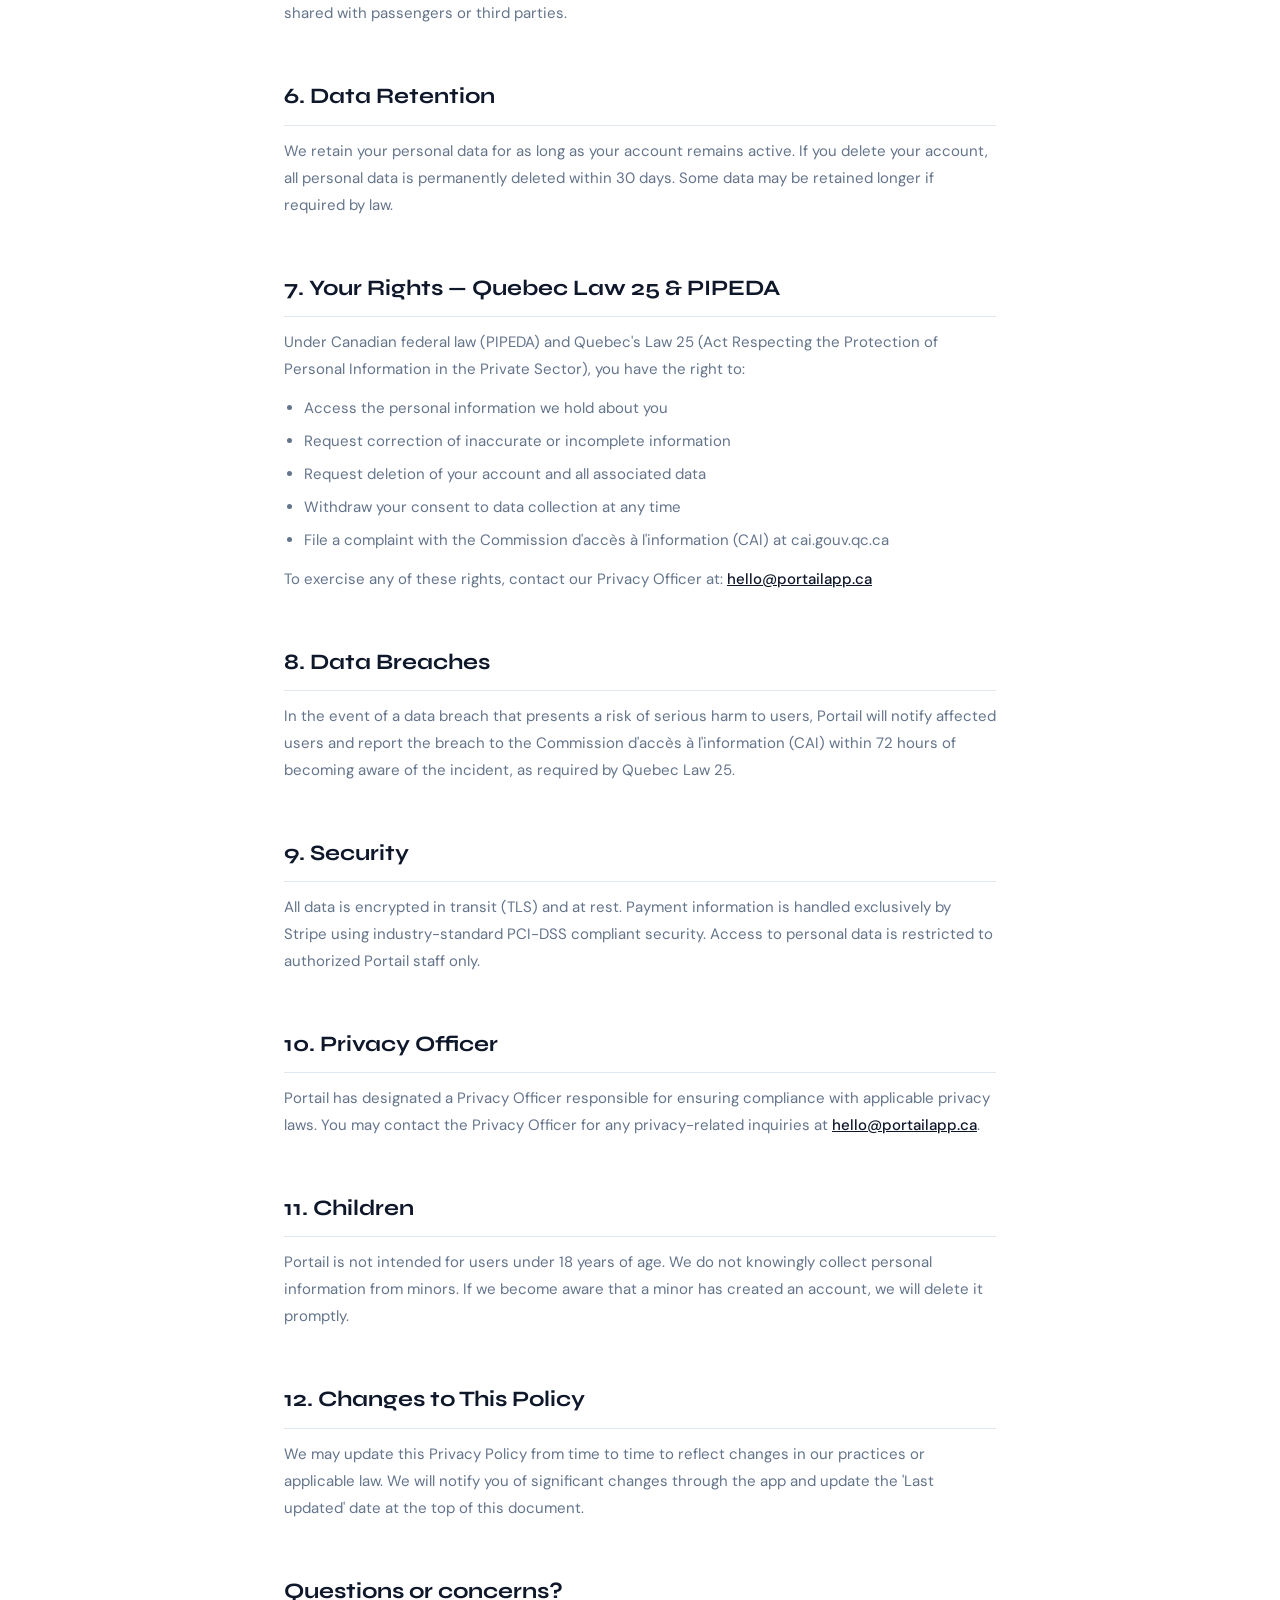
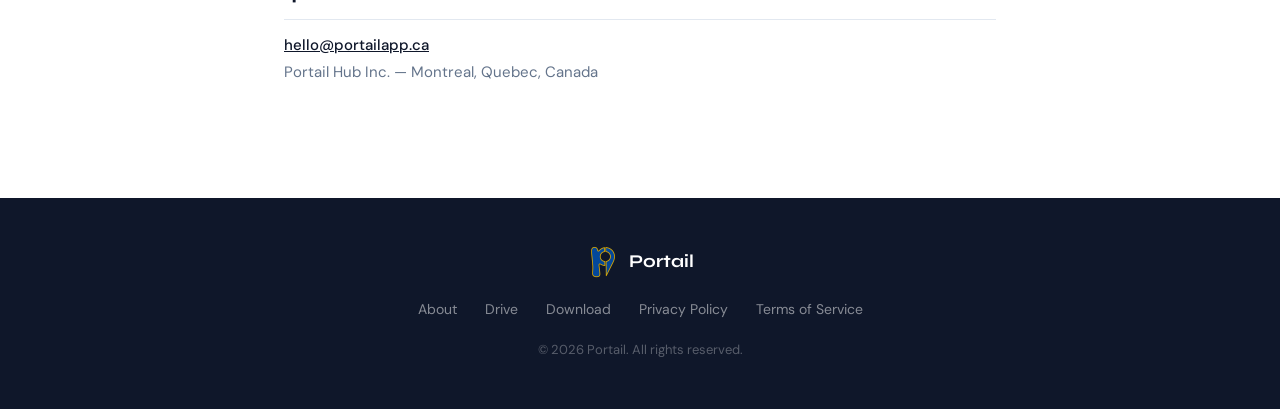
<file: privacy.html>
<!DOCTYPE html>
<html lang="en">
<head>
  <!-- Google tag (gtag.js) -->
  <script async src="https://www.googletagmanager.com/gtag/js?id=G-FDJCVKMTHC"></script>
  <script>
    window.dataLayer = window.dataLayer || [];
    function gtag(){dataLayer.push(arguments);}
    gtag('js', new Date());
    gtag('config', 'G-FDJCVKMTHC');
  </script>
  <meta charset="UTF-8" />
  <meta name="viewport" content="width=device-width, initial-scale=1.0" />
  <title>Privacy Policy — Portail</title>
  <link rel="icon" type="image/png" href="/favicon.png" />
  <link rel="preconnect" href="https://fonts.googleapis.com" />
  <link rel="preconnect" href="https://fonts.gstatic.com" crossorigin />
  <link href="https://fonts.googleapis.com/css2?family=Syne:wght@400;600;700;800&family=DM+Sans:ital,opsz,wght@0,9..40,300;0,9..40,400;0,9..40,500;1,9..40,300&display=swap" rel="stylesheet" />
  <link rel="stylesheet" href="styles.css" />
</head>
<body>

  <nav class="nav">
    <div class="nav-inner">
      <a href="index.html" class="nav-logo">
        <img src="logo.png" alt="Portail" class="nav-logo-img" />
        <span>Portail</span>
      </a>
      <div class="nav-links">
        <a href="about.html">About</a>
        <a href="download.html" class="btn-nav">Download</a>
      </div>
    </div>
  </nav>

  <section class="legal-page">
    <div class="container legal-inner">
      <div class="section-label">Legal</div>
      <h1>Privacy Policy</h1>
      <p class="legal-updated">Last updated: June 2026</p>

      <!-- PASTE YOUR PRIVACY POLICY CONTENT HERE -->
      <!-- Copy each section from your Notion page and replace the placeholder sections below -->

      <div class="legal-content">

        <div class="legal-section">
          <h2>1. Who We Are</h2>
          <p>Portail is a carpooling platform operated in Canada by Portail Hub Inc. We connect drivers with empty seats to passengers heading in the same direction, sharing the cost of the trip. By using our app, you agree to this Privacy Policy.</p>
        </div>

        <div class="legal-section">
          <h2>2. Information We Collect</h2>
          <p>We collect the following information when you use Portail:</p>
          <ul>
            <li>Account info: Full name, email address, phone number</li>
            <li>Payment info: Card brand and last 4 digits only — full card details are handled exclusively by Stripe and never stored on our servers</li>
            <li>Trip info: Origin, destination, date, time, and pickup points</li>
            <li>Booking info: Seats booked, booking status, payment amounts</li>
            <li>Verification documents: Driver's license and proof of insurance (for drivers only)</li>
            <li>Device info: Push notification token for sending trip alerts</li>
          </ul>
        </div>

        <div class="legal-section">
          <h2>3. How We Use Your Information</h2>
          <p>We use your information to:</p>
          <ul>
            <li>Connect passengers with drivers for shared trips</li>
            <li>Process bookings and payments</li>
            <li>Send trip confirmations and push notifications</li>
            <li>Verify driver identity and review uploaded documents</li>
            <li>Provide customer support</li>
            <li>Improve and maintain our platform</li>
          </ul>
        </div>

        <div class="legal-section">
          <h2>4. Who We Share Your Information With</h2>
          <p>We share your information only with the following trusted service providers:</p>
          <ul>
            <li>Stripe — payment processing (they handle all card data securely under their own privacy policy)</li>
            <li>Expo / Firebase — push notification delivery</li>
            <li>Supabase — secure database hosting</li>
          </ul>
          <p>We do not sell, rent, or trade your personal information to any third parties.</p>
        </div>

        <div class="legal-section">
          <h2>5. Driver Verification</h2>
          <p>Drivers are required to upload a valid driver's license and proof of insurance. These documents are reviewed by Portail staff through our secure admin system. They are stored securely and are never shared with passengers or third parties.</p>
        </div>

        <div class="legal-section">
          <h2>6. Data Retention</h2>
          <p>We retain your personal data for as long as your account remains active. If you delete your account, all personal data is permanently deleted within 30 days. Some data may be retained longer if required by law.</p>
        </div>

        <div class="legal-section">
          <h2>7. Your Rights — Quebec Law 25 &amp; PIPEDA</h2>
          <p>Under Canadian federal law (PIPEDA) and Quebec's Law 25 (Act Respecting the Protection of Personal Information in the Private Sector), you have the right to:</p>
          <ul>
            <li>Access the personal information we hold about you</li>
            <li>Request correction of inaccurate or incomplete information</li>
            <li>Request deletion of your account and all associated data</li>
            <li>Withdraw your consent to data collection at any time</li>
            <li>File a complaint with the Commission d'accès à l'information (CAI) at cai.gouv.qc.ca</li>
          </ul>
          <p>To exercise any of these rights, contact our Privacy Officer at: <a href="mailto:hello@portailapp.ca">hello@portailapp.ca</a></p>
        </div>

        <div class="legal-section">
          <h2>8. Data Breaches</h2>
          <p>In the event of a data breach that presents a risk of serious harm to users, Portail will notify affected users and report the breach to the Commission d'accès à l'information (CAI) within 72 hours of becoming aware of the incident, as required by Quebec Law 25.</p>
        </div>

        <div class="legal-section">
          <h2>9. Security</h2>
          <p>All data is encrypted in transit (TLS) and at rest. Payment information is handled exclusively by Stripe using industry-standard PCI-DSS compliant security. Access to personal data is restricted to authorized Portail staff only.</p>
        </div>

        <div class="legal-section">
          <h2>10. Privacy Officer</h2>
          <p>Portail has designated a Privacy Officer responsible for ensuring compliance with applicable privacy laws. You may contact the Privacy Officer for any privacy-related inquiries at <a href="mailto:hello@portailapp.ca">hello@portailapp.ca</a>.</p>
        </div>

        <div class="legal-section">
          <h2>11. Children</h2>
          <p>Portail is not intended for users under 18 years of age. We do not knowingly collect personal information from minors. If we become aware that a minor has created an account, we will delete it promptly.</p>
        </div>

        <div class="legal-section">
          <h2>12. Changes to This Policy</h2>
          <p>We may update this Privacy Policy from time to time to reflect changes in our practices or applicable law. We will notify you of significant changes through the app and update the 'Last updated' date at the top of this document.</p>
        </div>

        <div class="legal-section">
          <h2>Questions or concerns?</h2>
          <p><a href="mailto:hello@portailapp.ca">hello@portailapp.ca</a><br />Portail Hub Inc. — Montreal, Quebec, Canada</p>
        </div>

      </div>
    </div>
  </section>

  <footer class="footer">
    <div class="container footer-inner">
      <div class="footer-logo">
        <img src="logo.png" alt="Portail" class="nav-logo-img" />
        <span>Portail</span>
      </div>
      <div class="footer-links">
        <a href="about.html">About</a>
        <a href="drivers.html">Drive</a>
        <a href="download.html">Download</a>
        <a href="privacy.html">Privacy Policy</a>
        <a href="terms.html">Terms of Service</a>
      </div>
      <p class="footer-copy">© 2026 Portail. All rights reserved.</p>
    </div>
  </footer>

</body>
</html>
</file>
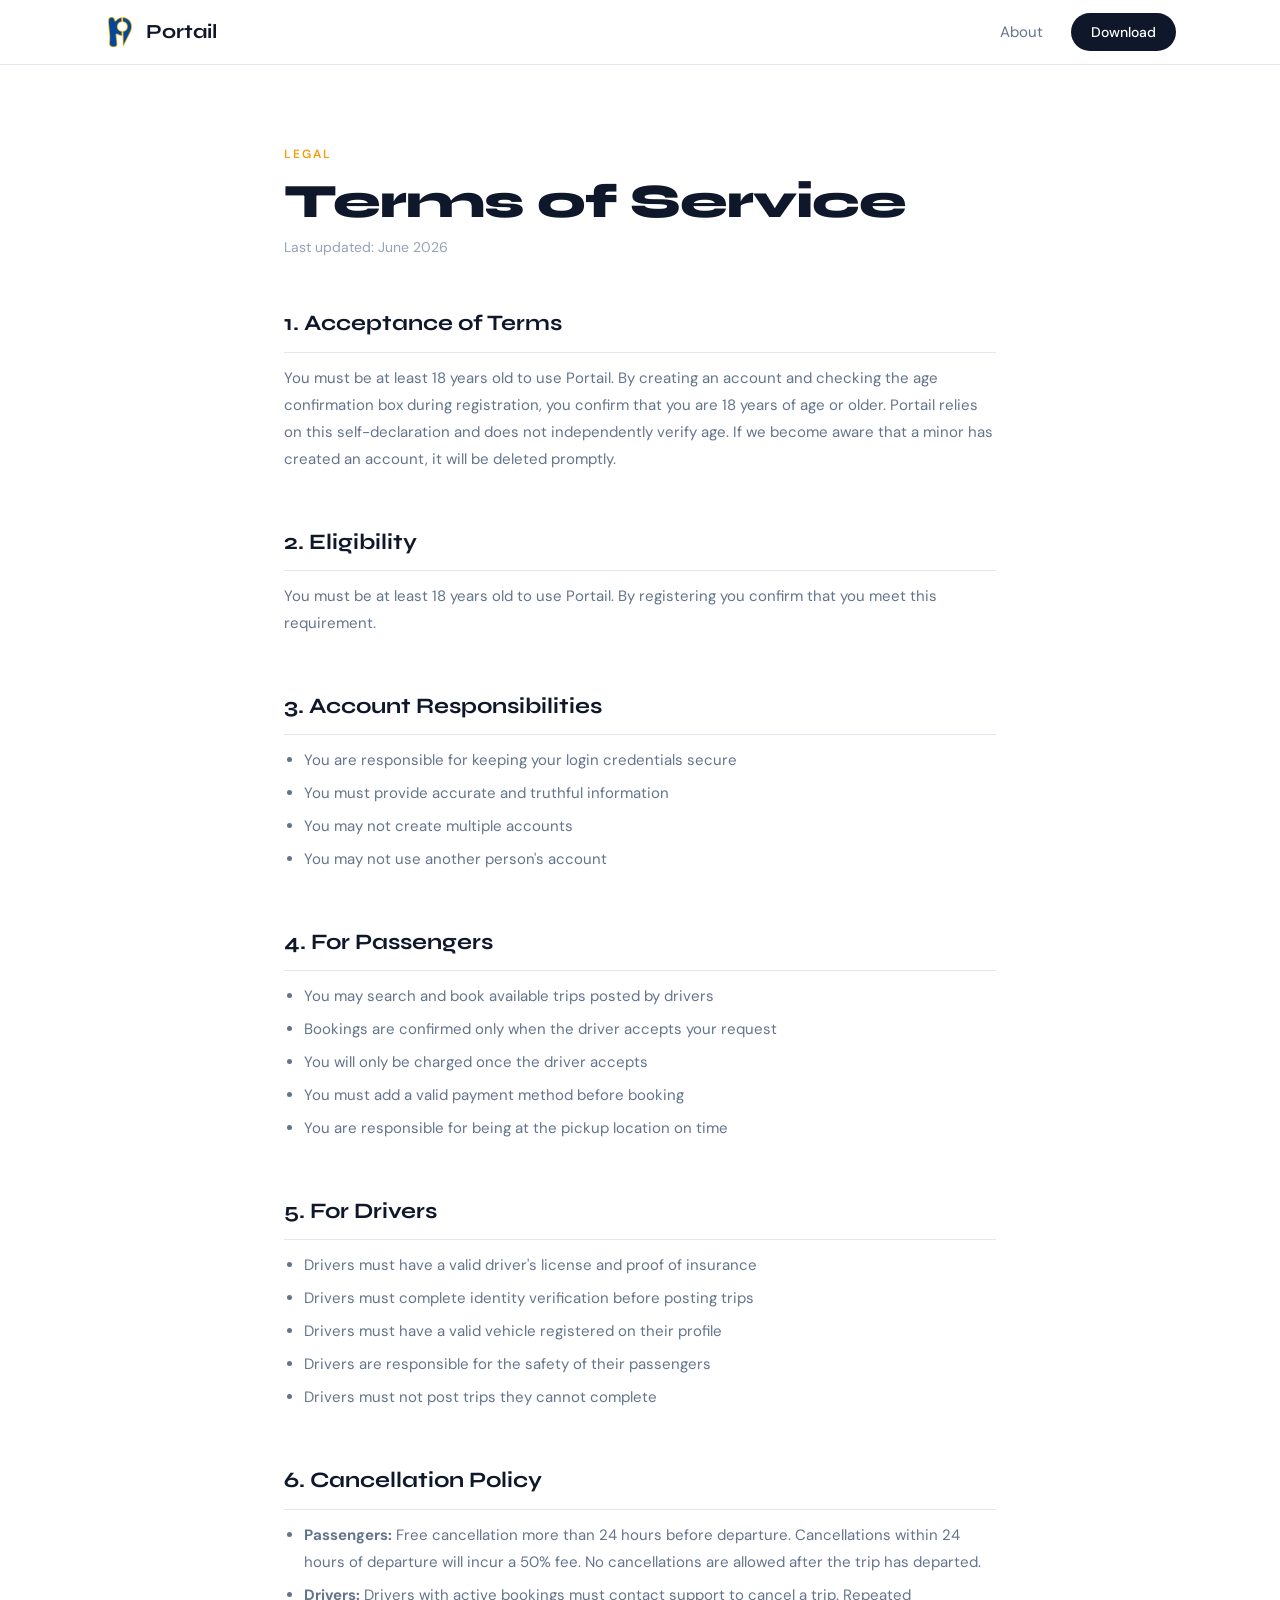
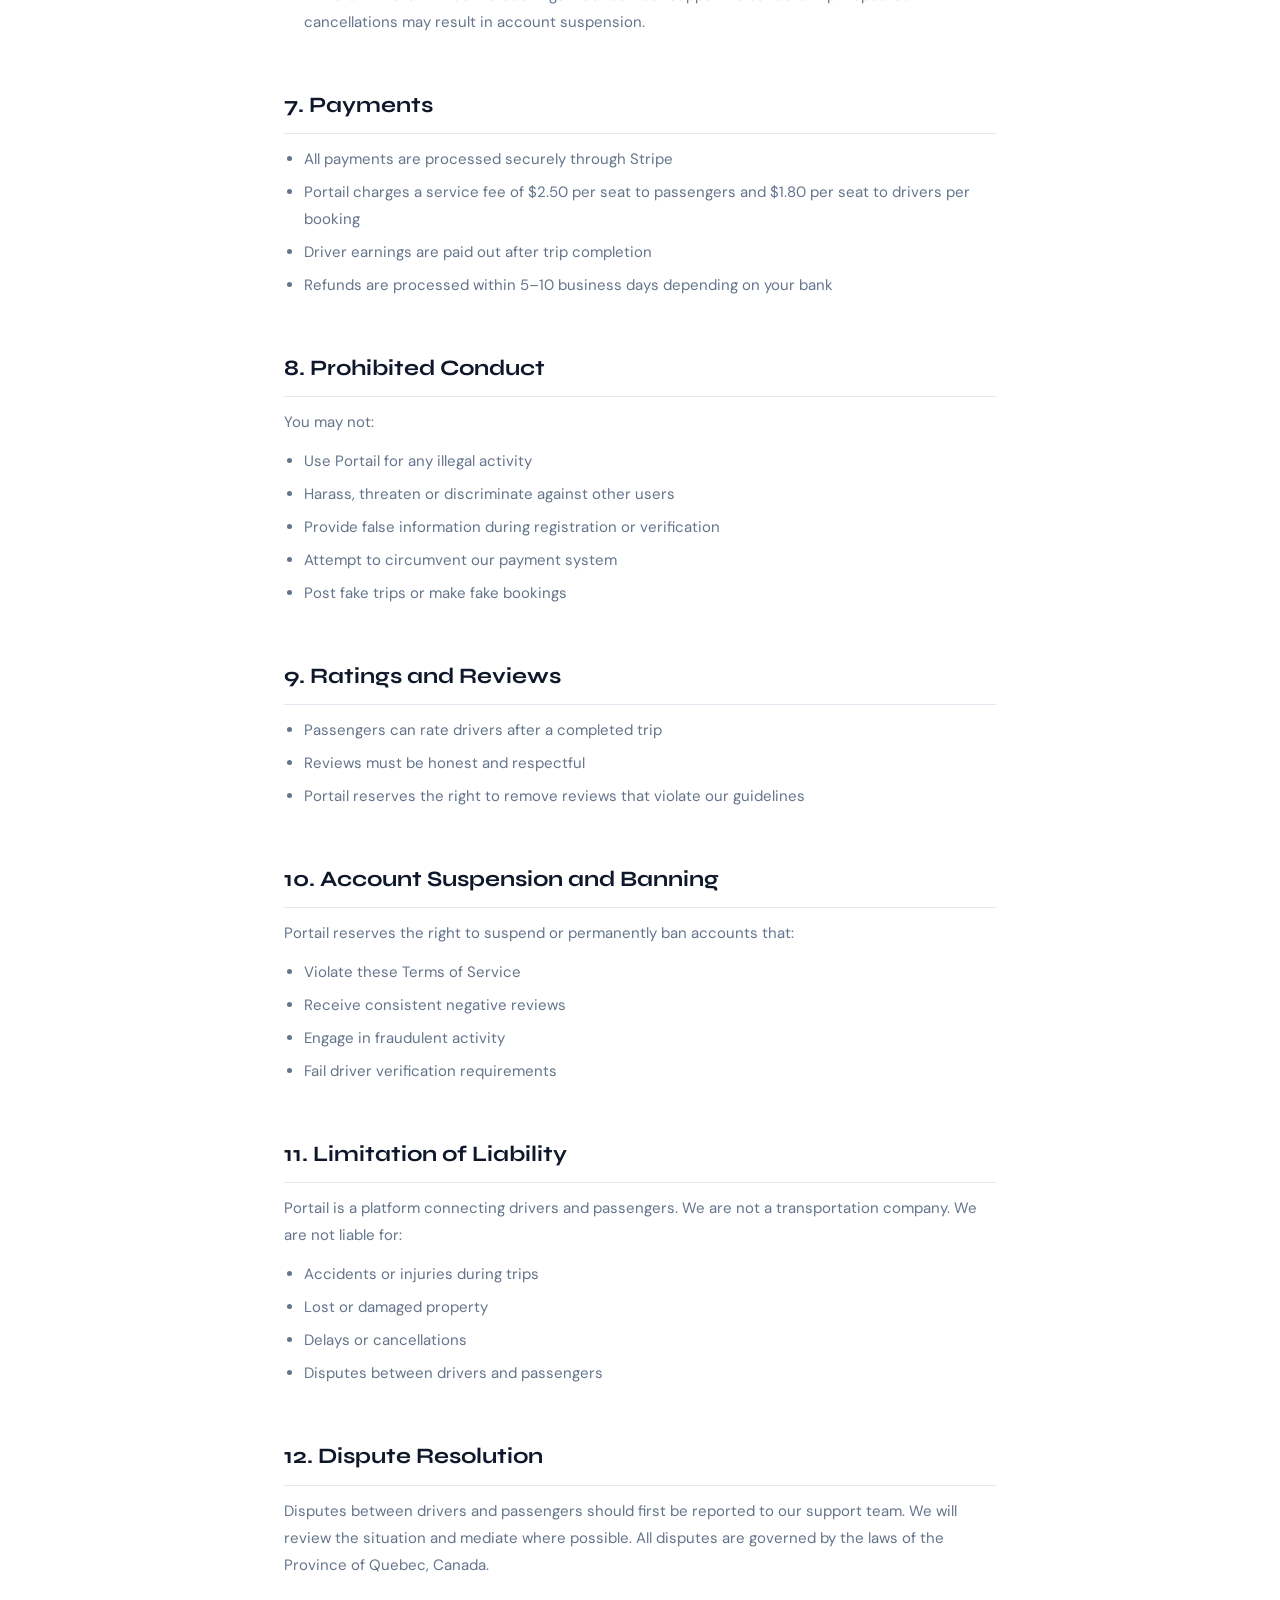
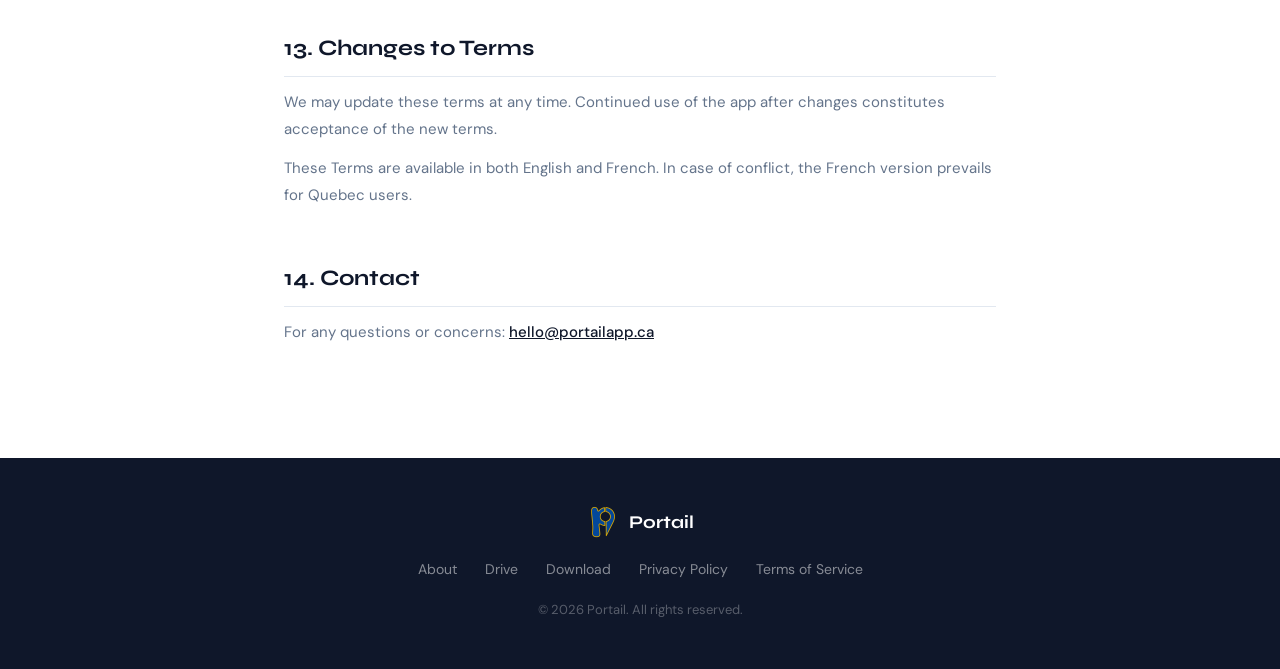
<file: terms.html>
<!DOCTYPE html>
<html lang="en">
<head>
  <!-- Google tag (gtag.js) -->
  <script async src="https://www.googletagmanager.com/gtag/js?id=G-FDJCVKMTHC"></script>
  <script>
    window.dataLayer = window.dataLayer || [];
    function gtag(){dataLayer.push(arguments);}
    gtag('js', new Date());
    gtag('config', 'G-FDJCVKMTHC');
  </script>
  <meta charset="UTF-8" />
  <meta name="viewport" content="width=device-width, initial-scale=1.0" />
  <title>Terms of Service — Portail</title>
  <link rel="icon" type="image/png" href="/favicon.png" />
  <link rel="preconnect" href="https://fonts.googleapis.com" />
  <link rel="preconnect" href="https://fonts.gstatic.com" crossorigin />
  <link href="https://fonts.googleapis.com/css2?family=Syne:wght@400;600;700;800&family=DM+Sans:ital,opsz,wght@0,9..40,300;0,9..40,400;0,9..40,500;1,9..40,300&display=swap" rel="stylesheet" />
  <link rel="stylesheet" href="styles.css" />
</head>
<body>

  <nav class="nav">
    <div class="nav-inner">
      <a href="index.html" class="nav-logo">
        <img src="logo.png" alt="Portail" class="nav-logo-img" />
        <span>Portail</span>
      </a>
      <div class="nav-links">
        <a href="about.html">About</a>
        <a href="download.html" class="btn-nav">Download</a>
      </div>
    </div>
  </nav>

  <section class="legal-page">
    <div class="container legal-inner">
      <div class="section-label">Legal</div>
      <h1>Terms of Service</h1>
      <p class="legal-updated">Last updated: June 2026</p>

      <!-- PASTE YOUR TERMS OF SERVICE CONTENT HERE -->
      <!-- Copy each section from your Notion page and replace the placeholder sections below -->

      <div class="legal-content">

        <div class="legal-section">
          <h2>1. Acceptance of Terms</h2>
          <p>You must be at least 18 years old to use Portail. By creating an account and checking the age confirmation box during registration, you confirm that you are 18 years of age or older. Portail relies on this self-declaration and does not independently verify age. If we become aware that a minor has created an account, it will be deleted promptly.</p>
        </div>

        <div class="legal-section">
          <h2>2. Eligibility</h2>
          <p>You must be at least 18 years old to use Portail. By registering you confirm that you meet this requirement.</p>
        </div>

        <div class="legal-section">
          <h2>3. Account Responsibilities</h2>
          <ul>
            <li>You are responsible for keeping your login credentials secure</li>
            <li>You must provide accurate and truthful information</li>
            <li>You may not create multiple accounts</li>
            <li>You may not use another person's account</li>
          </ul>
        </div>

        <div class="legal-section">
          <h2>4. For Passengers</h2>
          <ul>
            <li>You may search and book available trips posted by drivers</li>
            <li>Bookings are confirmed only when the driver accepts your request</li>
            <li>You will only be charged once the driver accepts</li>
            <li>You must add a valid payment method before booking</li>
            <li>You are responsible for being at the pickup location on time</li>
          </ul>
        </div>

        <div class="legal-section">
          <h2>5. For Drivers</h2>
          <ul>
            <li>Drivers must have a valid driver's license and proof of insurance</li>
            <li>Drivers must complete identity verification before posting trips</li>
            <li>Drivers must have a valid vehicle registered on their profile</li>
            <li>Drivers are responsible for the safety of their passengers</li>
            <li>Drivers must not post trips they cannot complete</li>
          </ul>
        </div>

        <div class="legal-section">
          <h2>6. Cancellation Policy</h2>
          <ul>
            <li><strong>Passengers:</strong> Free cancellation more than 24 hours before departure. Cancellations within 24 hours of departure will incur a 50% fee. No cancellations are allowed after the trip has departed.</li>
            <li><strong>Drivers:</strong> Drivers with active bookings must contact support to cancel a trip. Repeated cancellations may result in account suspension.</li>
          </ul>
        </div>

        <div class="legal-section">
          <h2>7. Payments</h2>
          <ul>
            <li>All payments are processed securely through Stripe</li>
            <li>Portail charges a service fee of $2.50 per seat to passengers and $1.80 per seat to drivers per booking</li>
            <li>Driver earnings are paid out after trip completion</li>
            <li>Refunds are processed within 5–10 business days depending on your bank</li>
          </ul>
        </div>

        <div class="legal-section">
          <h2>8. Prohibited Conduct</h2>
          <p>You may not:</p>
          <ul>
            <li>Use Portail for any illegal activity</li>
            <li>Harass, threaten or discriminate against other users</li>
            <li>Provide false information during registration or verification</li>
            <li>Attempt to circumvent our payment system</li>
            <li>Post fake trips or make fake bookings</li>
          </ul>
        </div>

        <div class="legal-section">
          <h2>9. Ratings and Reviews</h2>
          <ul>
            <li>Passengers can rate drivers after a completed trip</li>
            <li>Reviews must be honest and respectful</li>
            <li>Portail reserves the right to remove reviews that violate our guidelines</li>
          </ul>
        </div>

        <div class="legal-section">
          <h2>10. Account Suspension and Banning</h2>
          <p>Portail reserves the right to suspend or permanently ban accounts that:</p>
          <ul>
            <li>Violate these Terms of Service</li>
            <li>Receive consistent negative reviews</li>
            <li>Engage in fraudulent activity</li>
            <li>Fail driver verification requirements</li>
          </ul>
        </div>

        <div class="legal-section">
          <h2>11. Limitation of Liability</h2>
          <p>Portail is a platform connecting drivers and passengers. We are not a transportation company. We are not liable for:</p>
          <ul>
            <li>Accidents or injuries during trips</li>
            <li>Lost or damaged property</li>
            <li>Delays or cancellations</li>
            <li>Disputes between drivers and passengers</li>
          </ul>
        </div>

        <div class="legal-section">
          <h2>12. Dispute Resolution</h2>
          <p>Disputes between drivers and passengers should first be reported to our support team. We will review the situation and mediate where possible. All disputes are governed by the laws of the Province of Quebec, Canada.</p>
        </div>

        <div class="legal-section">
          <h2>13. Changes to Terms</h2>
          <p>We may update these terms at any time. Continued use of the app after changes constitutes acceptance of the new terms.</p>
          <p>These Terms are available in both English and French. In case of conflict, the French version prevails for Quebec users.</p>
        </div>

        <div class="legal-section">
          <h2>14. Contact</h2>
          <p>For any questions or concerns: <a href="mailto:hello@portailapp.ca">hello@portailapp.ca</a></p>
        </div>

      </div>
    </div>
  </section>

  <footer class="footer">
    <div class="container footer-inner">
      <div class="footer-logo">
        <img src="logo.png" alt="Portail" class="nav-logo-img" />
        <span>Portail</span>
      </div>
      <div class="footer-links">
        <a href="about.html">About</a>
        <a href="drivers.html">Drive</a>
        <a href="download.html">Download</a>
        <a href="privacy.html">Privacy Policy</a>
        <a href="terms.html">Terms of Service</a>
      </div>
      <p class="footer-copy">© 2026 Portail. All rights reserved.</p>
    </div>
  </footer>

</body>
</html>
</file>
<file: styles.css>
*, *::before, *::after { box-sizing: border-box; margin: 0; padding: 0; }

:root {
  --navy: #0f172a;
  --navy-light: #1e293b;
  --gold: #f59e0b;
  --gold-light: #fde68a;
  --white: #ffffff;
  --off-white: #f8fafc;
  --text: #0f172a;
  --text-muted: #64748b;
  --text-light: #94a3b8;
  --border: #e2e8f0;
  --radius: 16px;
  --radius-sm: 10px;
}

html { scroll-behavior: smooth; }

body {
  font-family: 'DM Sans', sans-serif;
  background: var(--white);
  color: var(--text);
  line-height: 1.6;
  overflow-x: hidden;
}

h1, h2, h3 { font-family: 'Syne', sans-serif; }

.container {
  max-width: 1120px;
  margin: 0 auto;
  padding: 0 24px;
}

/* NAV */
.nav {
  position: sticky;
  top: 0;
  z-index: 100;
  background: rgba(255,255,255,0.92);
  backdrop-filter: blur(12px);
  border-bottom: 1px solid var(--border);
}

.nav-inner {
  max-width: 1120px;
  margin: 0 auto;
  padding: 0 24px;
  height: 64px;
  display: flex;
  align-items: center;
  justify-content: space-between;
}

.nav-logo {
  display: flex;
  align-items: center;
  gap: 10px;
  text-decoration: none;
  font-family: 'Syne', sans-serif;
  font-weight: 700;
  font-size: 20px;
  color: var(--navy);
}

.nav-logo-img {
  width: 32px;
  height: 32px;
  object-fit: contain;
}

.nav-links {
  display: flex;
  align-items: center;
  gap: 28px;
}

.nav-links a {
  text-decoration: none;
  color: var(--text-muted);
  font-size: 15px;
  font-weight: 400;
  transition: color 0.2s;
}

.nav-links a:hover, .nav-links a.active { color: var(--navy); }

.btn-nav {
  background: var(--navy) !important;
  color: var(--white) !important;
  padding: 8px 20px;
  border-radius: 40px;
  font-weight: 500 !important;
  font-size: 14px !important;
  transition: opacity 0.2s !important;
}

.btn-nav:hover { opacity: 0.85 !important; }

/* HERO */
.hero {
  padding: 80px 0 60px;
  background: linear-gradient(135deg, #f8fafc 0%, #eef2ff 100%);
  overflow: hidden;
}

.hero-inner {
  max-width: 1120px;
  margin: 0 auto;
  padding: 0 24px;
  display: grid;
  grid-template-columns: 1fr 1fr;
  gap: 60px;
  align-items: center;
}

.hero-badge {
  display: inline-flex;
  align-items: center;
  gap: 6px;
  background: var(--white);
  border: 1px solid var(--border);
  padding: 6px 14px;
  border-radius: 40px;
  font-size: 13px;
  font-weight: 500;
  color: var(--text-muted);
  margin-bottom: 24px;
}

h1 {
  font-size: 58px;
  font-weight: 800;
  line-height: 1.08;
  letter-spacing: -1.5px;
  color: var(--navy);
  margin-bottom: 20px;
}

.accent { color: var(--gold); }

.hero-sub {
  font-size: 18px;
  color: var(--text-muted);
  line-height: 1.65;
  max-width: 460px;
  margin-bottom: 36px;
  font-weight: 300;
}

.hero-cta {
  display: flex;
  gap: 16px;
  align-items: center;
  margin-bottom: 40px;
}

.btn-primary {
  background: var(--navy);
  color: var(--white);
  padding: 14px 28px;
  border-radius: 40px;
  text-decoration: none;
  font-weight: 500;
  font-size: 16px;
  transition: transform 0.2s, box-shadow 0.2s;
  box-shadow: 0 4px 20px rgba(15,23,42,0.2);
}

.btn-primary:hover {
  transform: translateY(-2px);
  box-shadow: 0 8px 30px rgba(15,23,42,0.25);
}

.btn-primary.btn-large {
  padding: 16px 36px;
  font-size: 17px;
}

.btn-ghost {
  color: var(--navy);
  text-decoration: none;
  font-weight: 500;
  font-size: 15px;
  transition: opacity 0.2s;
}

.btn-ghost:hover { opacity: 0.6; }

.hero-badges {
  display: flex;
  flex-direction: column;
  gap: 10px;
}

.badge-item {
  display: flex;
  align-items: center;
  gap: 10px;
  font-size: 14px;
  color: var(--text-muted);
}

.badge-icon { font-size: 18px; }

/* PHONE MOCKUPS */
.hero-phones {
  position: relative;
  height: 560px;
  display: flex;
  align-items: center;
  justify-content: center;
}

.phone-wrap {
  position: absolute;
  background: var(--navy);
  border-radius: 40px;
  padding: 10px;
  box-shadow: 0 30px 80px rgba(15,23,42,0.25);
  overflow: hidden;
}

.phone-front {
  width: 240px;
  z-index: 2;
  left: 50%;
  transform: translateX(-50%);
  top: 20px;
}

.phone-back {
  width: 220px;
  z-index: 1;
  left: 55%;
  top: 60px;
  opacity: 0.75;
  transform: rotate(6deg);
}

.phone-screen {
  width: 100%;
  border-radius: 32px;
  display: block;
}

/* SECTION LABEL */
.section-label {
  font-size: 12px;
  font-weight: 600;
  text-transform: uppercase;
  letter-spacing: 2px;
  color: var(--gold);
  margin-bottom: 12px;
}

/* FEATURES */
.features {
  padding: 100px 0;
  background: var(--white);
}

.features h2 {
  font-size: 40px;
  font-weight: 800;
  color: var(--navy);
  margin-bottom: 48px;
  letter-spacing: -0.5px;
}

.features-grid {
  display: grid;
  grid-template-columns: repeat(4, 1fr);
  gap: 24px;
}

.feature-card {
  background: var(--off-white);
  border-radius: var(--radius);
  padding: 28px 24px;
  border: 1px solid var(--border);
}

.feature-num {
  font-family: 'Syne', sans-serif;
  font-size: 36px;
  font-weight: 800;
  color: var(--gold-light);
  margin-bottom: 12px;
  line-height: 1;
}

.feature-card h3 {
  font-size: 17px;
  font-weight: 700;
  color: var(--navy);
  margin-bottom: 10px;
}

.feature-card p {
  font-size: 14px;
  color: var(--text-muted);
  line-height: 1.65;
}

/* SCREENSHOTS */
.screenshots {
  padding: 100px 0;
  background: var(--navy);
}

.screenshots .section-label { color: var(--gold); }

.screenshots h2 {
  font-size: 40px;
  font-weight: 800;
  color: var(--white);
  margin-bottom: 48px;
  letter-spacing: -0.5px;
}

.screens-row {
  display: grid;
  grid-template-columns: repeat(4, 1fr);
  gap: 20px;
  align-items: end;
}

.screen-item {
  display: flex;
  flex-direction: column;
  align-items: center;
  gap: 14px;
}

.screen-item img {
  width: 100%;
  max-width: 200px;
  border-radius: 24px;
  box-shadow: 0 20px 50px rgba(0,0,0,0.4);
}

.screen-item p {
  font-size: 13px;
  color: rgba(255,255,255,0.5);
  text-align: center;
}

/* TRUST */
.trust {
  padding: 100px 0;
  background: var(--off-white);
  border-top: 1px solid var(--border);
}

.trust-grid {
  display: grid;
  grid-template-columns: repeat(4, 1fr);
  gap: 24px;
}

.trust-item {
  padding: 24px;
}

.trust-icon {
  font-size: 32px;
  margin-bottom: 14px;
}

.trust-item h3 {
  font-size: 17px;
  font-weight: 700;
  color: var(--navy);
  margin-bottom: 8px;
}

.trust-item p {
  font-size: 14px;
  color: var(--text-muted);
  line-height: 1.65;
}

/* CTA SECTION */
.cta-section {
  padding: 100px 0;
  background: var(--navy);
}

.cta-inner {
  text-align: center;
}

.cta-inner h2 {
  font-size: 48px;
  font-weight: 800;
  color: var(--white);
  letter-spacing: -1px;
  margin-bottom: 16px;
}

.cta-inner p {
  font-size: 18px;
  color: rgba(255,255,255,0.6);
  margin-bottom: 36px;
  font-weight: 300;
}

.cta-inner .btn-primary {
  background: var(--gold);
  color: var(--navy);
  box-shadow: 0 4px 20px rgba(245,158,11,0.3);
}

/* PAGE HERO */
.page-hero {
  padding: 80px 0 60px;
  background: linear-gradient(135deg, #f8fafc 0%, #eef2ff 100%);
}

.page-hero h1 {
  font-size: 52px;
  font-weight: 800;
  letter-spacing: -1px;
  color: var(--navy);
  margin-bottom: 20px;
  line-height: 1.1;
}

.page-hero-sub {
  font-size: 18px;
  color: var(--text-muted);
  max-width: 600px;
  line-height: 1.7;
  font-weight: 300;
}

/* TIMELINE */
.timeline-section {
  padding: 100px 0;
  background: var(--white);
}

.timeline-section h2 {
  font-size: 40px;
  font-weight: 800;
  color: var(--navy);
  margin-bottom: 48px;
  letter-spacing: -0.5px;
}

.timeline {
  display: flex;
  flex-direction: column;
  gap: 0;
  border-left: 2px solid var(--border);
  padding-left: 40px;
  margin-left: 12px;
}

.timeline-item {
  position: relative;
  padding-bottom: 48px;
}

.timeline-item:last-child { padding-bottom: 0; }

.timeline-dot {
  position: absolute;
  left: -49px;
  top: 6px;
  width: 16px;
  height: 16px;
  border-radius: 50%;
  background: var(--gold);
  border: 3px solid var(--white);
  box-shadow: 0 0 0 2px var(--gold);
}

.timeline-date {
  font-size: 13px;
  font-weight: 600;
  text-transform: uppercase;
  letter-spacing: 1.5px;
  color: var(--gold);
  margin-bottom: 8px;
}

.timeline-content h3 {
  font-size: 22px;
  font-weight: 700;
  color: var(--navy);
  margin-bottom: 10px;
}

.timeline-content p {
  font-size: 15px;
  color: var(--text-muted);
  max-width: 560px;
  line-height: 1.7;
}

/* VALUES */
.values-section {
  padding: 100px 0;
  background: var(--off-white);
}

.values-section h2 {
  font-size: 40px;
  font-weight: 800;
  color: var(--navy);
  margin-bottom: 48px;
  letter-spacing: -0.5px;
}

.values-grid {
  display: grid;
  grid-template-columns: repeat(4, 1fr);
  gap: 24px;
}

.value-card {
  background: var(--white);
  border: 1px solid var(--border);
  border-radius: var(--radius);
  padding: 28px 24px;
}

.value-emoji { font-size: 32px; margin-bottom: 14px; }

.value-card h3 {
  font-size: 17px;
  font-weight: 700;
  color: var(--navy);
  margin-bottom: 8px;
}

.value-card p {
  font-size: 14px;
  color: var(--text-muted);
  line-height: 1.65;
}

/* DOWNLOAD PAGE */
.download-hero {
  padding: 80px 0;
  background: linear-gradient(135deg, #f8fafc 0%, #eef2ff 100%);
  min-height: calc(100vh - 64px);
  display: flex;
  align-items: center;
}

.download-inner {
  display: grid;
  grid-template-columns: 1fr 1fr;
  gap: 60px;
  align-items: center;
}

.download-text h1 {
  font-size: 52px;
  font-weight: 800;
  letter-spacing: -1px;
  color: var(--navy);
  margin-bottom: 20px;
  line-height: 1.1;
}

.download-text > p {
  font-size: 17px;
  color: var(--text-muted);
  line-height: 1.7;
  margin-bottom: 36px;
  font-weight: 300;
}

.store-buttons {
  display: flex;
  flex-direction: column;
  gap: 14px;
  margin-bottom: 16px;
}

.store-btn {
  display: flex;
  align-items: center;
  gap: 16px;
  background: var(--navy);
  color: var(--white);
  text-decoration: none;
  padding: 14px 22px;
  border-radius: var(--radius);
  max-width: 260px;
  transition: transform 0.2s, opacity 0.2s;
  opacity: 0.5;
  cursor: default;
}

#ios-btn,
#android-btn {
  opacity: 1;
  cursor: pointer;
}

#ios-btn:hover,
#android-btn:hover {
  transform: translateY(-2px);
}

.store-icon { display: flex; align-items: center; }

.store-text {
  display: flex;
  flex-direction: column;
}

.store-sub {
  font-size: 11px;
  opacity: 0.7;
  font-weight: 300;
}

.store-name {
  font-family: 'Syne', sans-serif;
  font-size: 18px;
  font-weight: 700;
}

.coming-soon-note {
  font-size: 13px;
  color: var(--text-light);
  margin-bottom: 28px;
}

.download-features {
  display: flex;
  flex-direction: column;
  gap: 10px;
}

.dl-feature {
  display: flex;
  align-items: center;
  gap: 10px;
  font-size: 15px;
  color: var(--text-muted);
}

.dl-feature span {
  color: #22c55e;
  font-weight: 700;
}

.download-phone {
  display: flex;
  justify-content: center;
  align-items: center;
}

.dl-phone-img {
  width: 280px;
  border-radius: 36px;
  box-shadow: 0 30px 80px rgba(15,23,42,0.2);
}

/* REQUIREMENTS */
.requirements {
  padding: 80px 0;
  background: var(--white);
  border-top: 1px solid var(--border);
}

.requirements h2 {
  font-size: 32px;
  font-weight: 800;
  color: var(--navy);
  margin-bottom: 36px;
  letter-spacing: -0.5px;
}

.req-grid {
  display: grid;
  grid-template-columns: repeat(2, 1fr);
  gap: 20px;
  max-width: 560px;
}

.req-card {
  background: var(--off-white);
  border: 1px solid var(--border);
  border-radius: var(--radius);
  padding: 24px;
}

.req-icon { font-size: 28px; margin-bottom: 12px; }

.req-card h3 {
  font-size: 17px;
  font-weight: 700;
  color: var(--navy);
  margin-bottom: 8px;
}

.req-card p {
  font-size: 14px;
  color: var(--text-muted);
  line-height: 1.8;
}

/* FOOTER */
.footer {
  background: var(--navy);
  padding: 48px 0;
}

.footer-inner {
  display: flex;
  flex-direction: column;
  align-items: center;
  gap: 20px;
}

.footer-logo {
  display: flex;
  align-items: center;
  gap: 10px;
  font-family: 'Syne', sans-serif;
  font-weight: 700;
  font-size: 18px;
  color: var(--white);
}

.footer-links {
  display: flex;
  gap: 28px;
}

.footer-links a {
  text-decoration: none;
  color: rgba(255,255,255,0.5);
  font-size: 14px;
  transition: color 0.2s;
}

.footer-links a:hover { color: var(--white); }

.footer-copy {
  font-size: 13px;
  color: rgba(255,255,255,0.3);
}

/* RESPONSIVE */
@media (max-width: 900px) {
  h1 { font-size: 40px; }
  .hero-inner { grid-template-columns: 1fr; }
  .hero-phones { display: none; }
  .features-grid { grid-template-columns: repeat(2, 1fr); }
  .trust-grid { grid-template-columns: repeat(2, 1fr); }
  .values-grid { grid-template-columns: repeat(2, 1fr); }
  .screens-row { grid-template-columns: repeat(2, 1fr); }
  .download-inner { grid-template-columns: 1fr; }
  .download-phone { display: none; }
  .page-hero h1 { font-size: 38px; }
}

@media (max-width: 560px) {
  h1 { font-size: 34px; }
  .features-grid { grid-template-columns: 1fr; }
  .trust-grid { grid-template-columns: 1fr; }
  .values-grid { grid-template-columns: 1fr; }
  .screens-row { grid-template-columns: repeat(2, 1fr); }
  .cta-inner h2 { font-size: 34px; }
  .footer-links { flex-wrap: wrap; justify-content: center; gap: 16px; }
  .hero-cta { flex-direction: column; align-items: flex-start; }
}

/* DRIVER PAGE */
.driver-hero {
  padding: 80px 0 60px;
  background: linear-gradient(135deg, #f8fafc 0%, #eef2ff 100%);
}

.driver-hero h1 {
  font-size: 58px;
  font-weight: 800;
  letter-spacing: -1.5px;
  color: var(--navy);
  margin-bottom: 20px;
  line-height: 1.08;
}

.driver-hero .hero-sub {
  max-width: 580px;
  margin-bottom: 36px;
}

.cities-section {
  padding: 100px 0;
  background: var(--white);
}

.cities-section h2 {
  font-size: 40px;
  font-weight: 800;
  color: var(--navy);
  margin-bottom: 48px;
  letter-spacing: -0.5px;
}

.cities-grid {
  display: grid;
  grid-template-columns: repeat(3, 1fr);
  gap: 24px;
}

.city-card {
  background: var(--off-white);
  border: 1px solid var(--border);
  border-radius: var(--radius);
  padding: 32px 28px;
}

.city-emoji { font-size: 36px; margin-bottom: 16px; }

.city-card h3 {
  font-size: 22px;
  font-weight: 700;
  color: var(--navy);
  margin-bottom: 12px;
}

.city-card p {
  font-size: 15px;
  color: var(--text-muted);
  line-height: 1.7;
}

.driver-benefits {
  padding: 100px 0;
  background: var(--navy);
}

.driver-benefits .section-label { color: var(--gold); }

.driver-benefits h2 {
  font-size: 40px;
  font-weight: 800;
  color: var(--white);
  margin-bottom: 48px;
  letter-spacing: -0.5px;
}

.benefits-list {
  display: grid;
  grid-template-columns: repeat(2, 1fr);
  gap: 32px 48px;
}

.benefit-item {
  display: flex;
  gap: 20px;
  align-items: flex-start;
}

.benefit-icon { font-size: 28px; flex-shrink: 0; margin-top: 2px; }

.benefit-text h3 {
  font-size: 18px;
  font-weight: 700;
  color: var(--white);
  margin-bottom: 8px;
}

.benefit-text p {
  font-size: 14px;
  color: rgba(255,255,255,0.6);
  line-height: 1.7;
}

.driver-how {
  padding: 100px 0;
  background: var(--off-white);
}

.driver-how h2 {
  font-size: 40px;
  font-weight: 800;
  color: var(--navy);
  margin-bottom: 48px;
  letter-spacing: -0.5px;
}

.steps-grid {
  display: grid;
  grid-template-columns: repeat(4, 1fr);
  gap: 24px;
}

.step-card {
  background: var(--white);
  border: 1px solid var(--border);
  border-radius: var(--radius);
  padding: 28px 24px;
}

.step-num {
  font-family: 'Syne', sans-serif;
  font-size: 40px;
  font-weight: 800;
  color: var(--gold-light);
  line-height: 1;
  margin-bottom: 14px;
}

.step-card h3 {
  font-size: 16px;
  font-weight: 700;
  color: var(--navy);
  margin-bottom: 10px;
}

.step-card p {
  font-size: 14px;
  color: var(--text-muted);
  line-height: 1.65;
}

/* LEGAL PAGES */
.legal-page {
  padding: 80px 0 100px;
}

.legal-inner {
  max-width: 760px;
}

.legal-inner h1 {
  font-size: 48px;
  font-weight: 800;
  color: var(--navy);
  letter-spacing: -1px;
  margin-bottom: 8px;
}

.legal-updated {
  font-size: 14px;
  color: var(--text-light);
  margin-bottom: 48px;
}

.legal-content {
  display: flex;
  flex-direction: column;
  gap: 40px;
}

.legal-section h2 {
  font-size: 22px;
  font-weight: 700;
  color: var(--navy);
  margin-bottom: 12px;
  padding-bottom: 10px;
  border-bottom: 1px solid var(--border);
}

.legal-section p, .legal-section ul, .legal-section ol {
  font-size: 15px;
  color: var(--text-muted);
  line-height: 1.8;
  margin-bottom: 12px;
}

.legal-section ul, .legal-section ol {
  padding-left: 20px;
}

.legal-section li {
  margin-bottom: 6px;
}

@media (max-width: 900px) {
  .cities-grid { grid-template-columns: 1fr; }
  .benefits-list { grid-template-columns: 1fr; }
  .steps-grid { grid-template-columns: repeat(2, 1fr); }
  .driver-hero h1 { font-size: 40px; }
}

@media (max-width: 560px) {
  .steps-grid { grid-template-columns: 1fr; }
}

.legal-section a { color: var(--navy); font-weight: 500; }
.legal-section a:hover { opacity: 0.7; }
</file>
